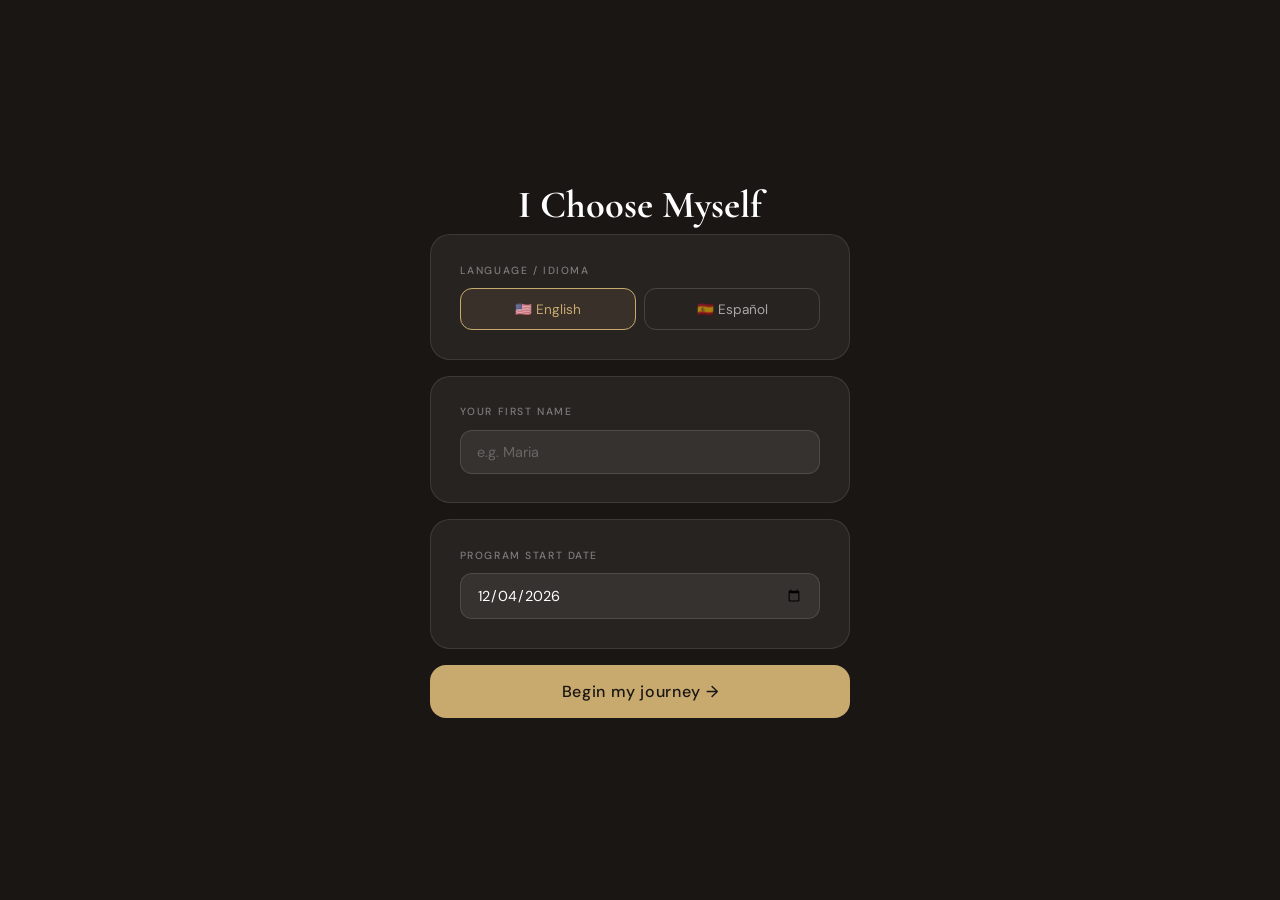
<file: course.html>
<!DOCTYPE html>
<html lang="en">

<head>
  <meta charset="UTF-8">
  <!-- Google Analytics -->
  <script async src="https://www.googletagmanager.com/gtag/js?id=G-PQC226LY14"></script>
  <script>
    window.dataLayer = window.dataLayer || [];
    function gtag() { dataLayer.push(arguments); }
    gtag('js', new Date());
    gtag('config', 'G-PQC226LY14');
  </script>
  <meta name="viewport" content="width=device-width, initial-scale=1.0">
  <title>I Choose Myself · Yo Me Elijo</title>
  <link rel="icon" type="image/svg+xml" href="/favicon.svg">
  <link
    href="https://fonts.googleapis.com/css2?family=Cormorant+Garamond:ital,wght@0,400;0,600;1,400&family=DM+Sans:wght@300;400;500&display=swap"
    rel="stylesheet">
  <link rel="icon" type="image/svg+xml" href="img/favicon.svg">
  <link rel="icon" type="image/png" href="img/favicon.png">
  <style>
    :root {
      --dark: #1a1614;
      --m1: #4a6ec2;
      --m1bg: #e8f0fa;
      --m2: #c2566a;
      --m2bg: #fdf0f0;
      --m3: #a07840;
      --m3bg: #f5f0e8;
      --m4: #4a9e87;
      --m4bg: #e8f4f0;
      --gold: #c8a96e;
    }

    * {
      box-sizing: border-box;
      margin: 0;
      padding: 0;
    }

    body {
      background: #faf8f5;
      font-family: 'Georgia', serif;
      min-height: 100vh;
      overflow-x: hidden;
    }

    /* ── ONBOARDING SCREEN ── */
    #onboarding {
      position: fixed;
      inset: 0;
      background: var(--dark);
      display: flex;
      flex-direction: column;
      align-items: center;
      justify-content: center;
      z-index: 1000;
      padding: 2rem;
    }

    #onboarding h1 {
      font-family: 'Cormorant Garamond', serif;
      font-size: 2.4rem;
      color: white;
      text-align: center;
      line-height: 1.2;
      margin-bottom: 0.4rem;
    }

    #onboarding .sub {
      font-family: 'DM Sans', sans-serif;
      font-weight: 300;
      font-size: 0.8rem;
      color: rgba(255, 255, 255, 0.4);
      letter-spacing: 0.15em;
      text-align: center;
      margin-bottom: 2.5rem;
    }

    .onboard-card {
      background: rgba(255, 255, 255, 0.06);
      border: 1px solid rgba(255, 255, 255, 0.1);
      border-radius: 20px;
      padding: 1.8rem;
      width: 100%;
      max-width: 420px;
      margin-bottom: 1rem;
    }

    .onboard-label {
      font-family: 'DM Sans', sans-serif;
      font-size: 0.65rem;
      font-weight: 500;
      letter-spacing: 0.15em;
      text-transform: uppercase;
      color: rgba(255, 255, 255, 0.4);
      margin-bottom: 0.7rem;
    }

    .lang-btns {
      display: flex;
      gap: 0.5rem;
    }

    .lang-btn {
      flex: 1;
      padding: 0.7rem;
      border-radius: 12px;
      border: 1.5px solid rgba(255, 255, 255, 0.15);
      background: transparent;
      color: rgba(255, 255, 255, 0.6);
      font-family: 'DM Sans', sans-serif;
      font-size: 0.85rem;
      cursor: pointer;
      transition: all 0.2s;
    }

    .lang-btn.sel {
      border-color: var(--gold);
      color: var(--gold);
      background: rgba(200, 169, 110, 0.1);
    }

    .name-input,
    .date-input {
      width: 100%;
      background: rgba(255, 255, 255, 0.07);
      border: 1.5px solid rgba(255, 255, 255, 0.12);
      border-radius: 12px;
      padding: 0.75rem 1rem;
      color: white;
      font-family: 'DM Sans', sans-serif;
      font-size: 0.9rem;
      outline: none;
      transition: border 0.2s;
    }

    .name-input:focus,
    .date-input:focus {
      border-color: rgba(255, 255, 255, 0.35);
    }

    .name-input::placeholder {
      color: rgba(255, 255, 255, 0.25);
    }

    .start-btn {
      width: 100%;
      max-width: 420px;
      padding: 1rem;
      background: var(--gold);
      border: none;
      border-radius: 16px;
      color: var(--dark);
      font-family: 'DM Sans', sans-serif;
      font-size: 1rem;
      font-weight: 500;
      cursor: pointer;
      transition: all 0.2s;
      letter-spacing: 0.04em;
      touch-action: manipulation;
      -webkit-tap-highlight-color: transparent;
      min-height: 52px;
    }

    .start-btn:hover {
      opacity: 0.88;
      transform: translateY(-1px);
    }

    /* ── MAIN APP ── */
    #app {
      display: none;
    }

    /* ── HEADER ── */
    .header {
      background: var(--dark);
      color: white;
      padding: 1.5rem 1.5rem 0;
    }

    .header-top {
      display: flex;
      justify-content: space-between;
      align-items: flex-start;
      margin-bottom: 0.8rem;
    }

    .header-left h1 {
      font-family: 'Cormorant Garamond', serif;
      font-size: 1.7rem;
      font-weight: 600;
      line-height: 1.1;
    }

    .header-left .greeting {
      font-family: 'DM Sans', sans-serif;
      font-weight: 300;
      font-size: 0.78rem;
      color: rgba(255, 255, 255, 0.45);
      letter-spacing: 0.06em;
      margin-bottom: 0.2rem;
    }

    .header-right {
      display: flex;
      flex-direction: column;
      align-items: flex-end;
      gap: 0.4rem;
    }

    /* TODAY BADGE */
    .today-badge {
      background: rgba(200, 169, 110, 0.15);
      border: 1px solid rgba(200, 169, 110, 0.3);
      border-radius: 12px;
      padding: 0.4rem 0.8rem;
      text-align: center;
    }

    .today-badge .day-label {
      font-family: 'DM Sans', sans-serif;
      font-size: 0.6rem;
      font-weight: 500;
      letter-spacing: 0.1em;
      text-transform: uppercase;
      color: var(--gold);
    }

    .today-badge .day-num {
      font-family: 'Cormorant Garamond', serif;
      font-size: 1.6rem;
      font-weight: 600;
      color: var(--gold);
      line-height: 1;
    }

    /* STREAK */
    .streak-badge {
      display: flex;
      align-items: center;
      gap: 0.3rem;
      background: rgba(255, 255, 255, 0.06);
      border-radius: 10px;
      padding: 0.35rem 0.65rem;
    }

    .streak-badge .fire {
      font-size: 0.9rem;
    }

    .streak-badge .streak-num {
      font-family: 'Cormorant Garamond', serif;
      font-size: 1rem;
      font-weight: 600;
      color: #ff9e4a;
      line-height: 1;
    }

    .streak-badge .streak-label {
      font-family: 'DM Sans', sans-serif;
      font-size: 0.6rem;
      color: rgba(255, 255, 255, 0.35);
      letter-spacing: 0.06em;
    }

    /* SOUND CONTROLS */
    .sound-bar {
      display: flex;
      align-items: center;
      gap: 0.5rem;
      padding: 0.6rem 0;
    }

    .sound-btn {
      background: rgba(255, 255, 255, 0.08);
      border: none;
      border-radius: 8px;
      padding: 0.35rem 0.7rem;
      color: rgba(255, 255, 255, 0.6);
      font-family: 'DM Sans', sans-serif;
      font-size: 0.72rem;
      cursor: pointer;
      transition: all 0.2s;
      display: flex;
      align-items: center;
      gap: 0.3rem;
    }

    .sound-btn.active {
      background: rgba(200, 169, 110, 0.2);
      color: var(--gold);
    }

    .vol-slider {
      -webkit-appearance: none;
      width: 80px;
      height: 3px;
      border-radius: 2px;
      background: rgba(255, 255, 255, 0.2);
      outline: none;
      cursor: pointer;
    }

    .vol-slider::-webkit-slider-thumb {
      -webkit-appearance: none;
      width: 12px;
      height: 12px;
      border-radius: 50%;
      background: var(--gold);
      cursor: pointer;
    }

    /* PROGRESS */
    .prog-section {
      padding: 0.8rem 0 0;
    }

    .prog-label {
      font-family: 'DM Sans', sans-serif;
      font-size: 0.68rem;
      color: rgba(255, 255, 255, 0.35);
      display: flex;
      justify-content: space-between;
      margin-bottom: 0.3rem;
    }

    .prog-outer {
      height: 3px;
      background: rgba(255, 255, 255, 0.1);
      border-radius: 10px;
      overflow: hidden;
    }

    .prog-inner {
      height: 100%;
      border-radius: 10px;
      background: linear-gradient(90deg, #c2566a, #4a9e87);
      transition: width 0.7s ease;
    }

    /* ── TABS ── */
    .tabs {
      background: var(--dark);
      display: flex;
      gap: 0.3rem;
      padding: 0.7rem 1.5rem 0.8rem;
      overflow-x: auto;
    }

    .tab {
      padding: 0.38rem 0.9rem;
      border-radius: 20px;
      border: none;
      cursor: pointer;
      font-family: 'DM Sans', sans-serif;
      font-size: 0.73rem;
      white-space: nowrap;
      transition: all 0.2s;
      background: rgba(255, 255, 255, 0.07);
      color: rgba(255, 255, 255, 0.45);
    }

    .tab.active {
      background: white;
      color: var(--dark);
      font-weight: 500;
    }

    /* ── CONTENT ── */
    .content {
      max-width: 560px;
      margin: 0 auto;
      padding: 1.2rem 1.2rem 4rem;
    }

    /* ── FILTER ── */
    .filter-row {
      display: flex;
      gap: 0.35rem;
      flex-wrap: wrap;
      margin-bottom: 1rem;
    }

    .filter-btn {
      padding: 0.32rem 0.8rem;
      border-radius: 20px;
      border: 1px solid rgba(0, 0, 0, 0.11);
      background: white;
      color: #666;
      font-family: 'DM Sans', sans-serif;
      font-size: 0.72rem;
      cursor: pointer;
      transition: all 0.2s;
    }

    .filter-btn.active {
      background: var(--dark);
      color: white;
      border-color: var(--dark);
    }

    /* ── TODAY HIGHLIGHT ── */
    .today-card-wrapper {
      position: relative;
    }

    .today-glow {
      position: absolute;
      inset: -2px;
      border-radius: 18px;
      background: linear-gradient(135deg, var(--gold), transparent 60%);
      opacity: 0.35;
      pointer-events: none;
      z-index: 0;
    }

    /* ── DAY CARD ── */
    .day-card {
      border-radius: 16px;
      border: 1px solid rgba(0, 0, 0, 0.07);
      margin-bottom: 0.65rem;
      overflow: hidden;
      cursor: pointer;
      transition: all 0.25s;
      position: relative;
      z-index: 1;
    }

    .day-card:hover {
      box-shadow: 0 6px 24px rgba(0, 0, 0, 0.1);
      transform: translateY(-1px);
    }

    .day-card.done {
      opacity: 0.45;
    }

    .day-card.locked {
      opacity: 0.4;
      cursor: default;
    }

    .day-head {
      display: flex;
      align-items: center;
      gap: 0.8rem;
      padding: 0.95rem 1.1rem;
    }

    .day-num {
      font-family: 'Cormorant Garamond', serif;
      font-size: 1.5rem;
      font-weight: 600;
      opacity: 0.2;
      min-width: 2rem;
      line-height: 1;
    }

    .day-emoji {
      font-size: 1.35rem;
    }

    .day-info {
      flex: 1;
    }

    .day-title {
      font-family: 'Cormorant Garamond', serif;
      font-size: 1rem;
      font-weight: 600;
      color: #1a1614;
      line-height: 1.2;
    }

    .day-tag {
      font-family: 'DM Sans', sans-serif;
      font-size: 0.62rem;
      font-weight: 400;
      letter-spacing: 0.08em;
      text-transform: uppercase;
      opacity: 0.4;
      margin-top: 0.1rem;
    }

    .day-check {
      width: 22px;
      height: 22px;
      border-radius: 50%;
      border: 2px solid rgba(0, 0, 0, 0.15);
      display: flex;
      align-items: center;
      justify-content: center;
      flex-shrink: 0;
      transition: all 0.2s;
      cursor: pointer;
      font-size: 0.65rem;
      color: white;
    }

    .lock-icon {
      font-size: 0.8rem;
      opacity: 0.3;
      flex-shrink: 0;
    }

    /* ── DAY BODY ── */
    .day-body {
      padding: 0 1.1rem 1.1rem;
      display: none;
    }

    .day-body.open {
      display: block;
      animation: fadeIn 0.25s ease;
    }

    @keyframes fadeIn {
      from {
        opacity: 0;
        transform: translateY(-5px);
      }

      to {
        opacity: 1;
        transform: translateY(0);
      }
    }

    .section-label {
      font-family: 'DM Sans', sans-serif;
      font-size: 0.6rem;
      font-weight: 500;
      letter-spacing: 0.14em;
      text-transform: uppercase;
      opacity: 0.38;
      margin: 0.9rem 0 0.35rem;
    }

    .theory-text {
      font-family: 'Cormorant Garamond', serif;
      font-size: 0.97rem;
      line-height: 1.78;
      color: #2a2520;
      font-style: italic;
    }

    .practice-text {
      font-family: 'DM Sans', sans-serif;
      font-size: 0.85rem;
      line-height: 1.65;
      color: #2a2520;
      font-weight: 300;
    }

    .reflection-q {
      font-family: 'DM Sans', sans-serif;
      font-size: 0.85rem;
      line-height: 1.5;
      color: #2a2520;
      font-weight: 300;
      font-style: italic;
      opacity: 0.65;
      margin-bottom: 0.5rem;
    }

    /* ── TIMER ── */
    .timer-box {
      background: rgba(0, 0, 0, 0.04);
      border-radius: 12px;
      padding: 0.8rem 1rem;
      margin: 0.8rem 0;
      display: flex;
      align-items: center;
      gap: 0.8rem;
    }

    .timer-display {
      font-family: 'Cormorant Garamond', serif;
      font-size: 1.5rem;
      font-weight: 600;
      color: #1a1614;
      min-width: 4rem;
    }

    .timer-ctrl {
      background: var(--dark);
      color: white;
      border: none;
      border-radius: 8px;
      padding: 0.4rem 0.9rem;
      font-family: 'DM Sans', sans-serif;
      font-size: 0.75rem;
      cursor: pointer;
      transition: all 0.2s;
    }

    .timer-ctrl:hover {
      opacity: 0.8;
    }

    .timer-label {
      font-family: 'DM Sans', sans-serif;
      font-size: 0.65rem;
      color: #888;
      letter-spacing: 0.08em;
    }

    textarea {
      width: 100%;
      border: 1px solid rgba(0, 0, 0, 0.1);
      background: rgba(255, 255, 255, 0.7);
      border-radius: 10px;
      padding: 0.65rem 0.85rem;
      font-family: 'DM Sans', sans-serif;
      font-size: 0.84rem;
      font-weight: 300;
      color: #1a1614;
      resize: none;
      outline: none;
      min-height: 80px;
      line-height: 1.5;
    }

    textarea:focus {
      border-color: rgba(0, 0, 0, 0.25);
      background: white;
    }

    .done-btn {
      border: none;
      border-radius: 20px;
      padding: 0.55rem 1.3rem;
      font-family: 'DM Sans', sans-serif;
      font-size: 0.78rem;
      cursor: pointer;
      margin-top: 0.8rem;
      transition: all 0.2s;
      font-weight: 400;
    }

    /* ── OVERVIEW ── */
    .stats-row {
      display: flex;
      gap: 0.7rem;
      margin-bottom: 1.5rem;
    }

    .stat-box {
      flex: 1;
      background: white;
      border-radius: 14px;
      padding: 0.9rem 0.8rem;
      border: 1px solid rgba(0, 0, 0, 0.07);
    }

    .stat-num {
      font-family: 'Cormorant Garamond', serif;
      font-size: 2rem;
      font-weight: 600;
      color: #1a1614;
      line-height: 1;
    }

    .stat-label {
      font-family: 'DM Sans', sans-serif;
      font-size: 0.63rem;
      font-weight: 300;
      color: #888;
      margin-top: 0.15rem;
    }

    .module-sec-label {
      font-family: 'DM Sans', sans-serif;
      font-size: 0.62rem;
      font-weight: 500;
      letter-spacing: 0.15em;
      text-transform: uppercase;
    }

    .module-sec-title {
      font-family: 'Cormorant Garamond', serif;
      font-size: 1.2rem;
      font-weight: 600;
      color: #1a1614;
      margin-bottom: 0.5rem;
    }

    .ov-grid {
      display: grid;
      grid-template-columns: repeat(7, 1fr);
      gap: 0.35rem;
      margin-bottom: 1.2rem;
    }

    .ov-cell {
      aspect-ratio: 1;
      border-radius: 9px;
      display: flex;
      align-items: center;
      justify-content: center;
      font-family: 'DM Sans', sans-serif;
      font-size: 0.7rem;
      font-weight: 500;
      cursor: pointer;
      transition: all 0.2s;
      border: 1px solid rgba(0, 0, 0, 0.06);
    }

    .ov-cell:hover {
      transform: scale(1.08);
    }

    .ov-cell.locked-cell {
      opacity: 0.3;
      cursor: default;
    }

    /* ── CONFETTI OVERLAY ── */
    #confetti-overlay {
      position: fixed;
      inset: 0;
      pointer-events: none;
      z-index: 9999;
      display: none;
    }

    .confetti-piece {
      position: absolute;
      width: 8px;
      height: 8px;
      border-radius: 2px;
      animation: confettiFall 1.2s ease-in forwards;
    }

    @keyframes confettiFall {
      0% {
        transform: translateY(-20px) rotate(0deg);
        opacity: 1;
      }

      100% {
        transform: translateY(100vh) rotate(720deg);
        opacity: 0;
      }
    }

    /* ── COMPLETION BANNER ── */
    .complete-banner {
      background: linear-gradient(135deg, #1a1614, #2a2520);
      border-radius: 18px;
      padding: 1.5rem;
      text-align: center;
      margin-bottom: 1rem;
      border: 1px solid rgba(200, 169, 110, 0.25);
    }

    .complete-banner .crown {
      font-size: 2rem;
      margin-bottom: 0.5rem;
    }

    .complete-banner h3 {
      font-family: 'Cormorant Garamond', serif;
      font-size: 1.3rem;
      font-weight: 600;
      color: var(--gold);
      margin-bottom: 0.3rem;
    }

    .complete-banner p {
      font-family: 'DM Sans', sans-serif;
      font-weight: 300;
      font-size: 0.82rem;
      color: rgba(255, 255, 255, 0.5);
      line-height: 1.6;
    }

    /* ── SETTINGS ── */
    .settings-section {
      background: white;
      border-radius: 16px;
      padding: 1.2rem;
      border: 1px solid rgba(0, 0, 0, 0.07);
      margin-bottom: 1rem;
    }

    .settings-title {
      font-family: 'Cormorant Garamond', serif;
      font-size: 1.1rem;
      font-weight: 600;
      color: #1a1614;
      margin-bottom: 1rem;
    }

    .settings-row {
      display: flex;
      justify-content: space-between;
      align-items: center;
      padding: 0.6rem 0;
      border-bottom: 1px solid rgba(0, 0, 0, 0.05);
    }

    .settings-row:last-child {
      border-bottom: none;
    }

    .settings-key {
      font-family: 'DM Sans', sans-serif;
      font-size: 0.82rem;
      color: #444;
    }

    .settings-val {
      font-family: 'DM Sans', sans-serif;
      font-size: 0.82rem;
      color: #888;
    }

    .reset-btn {
      width: 100%;
      padding: 0.7rem;
      border-radius: 12px;
      border: 1.5px solid rgba(200, 0, 0, 0.2);
      background: transparent;
      color: #c05050;
      font-family: 'DM Sans', sans-serif;
      font-size: 0.82rem;
      cursor: pointer;
      transition: all 0.2s;
      margin-top: 0.5rem;
    }

    .reset-btn:hover {
      background: rgba(200, 0, 0, 0.05);
    }

    .hidden {
      display: none !important;
    }
  </style>
</head>

<body>

  <!-- ══════════════════════════════════════════════
     ONBOARDING
══════════════════════════════════════════════ -->
  <div id="onboarding">
    <h1 id="ob-title">I Choose Myself</h1>
    <p class="sub" id="ob-sub" style="display:none"></p>

    <div class="onboard-card">
      <div class="onboard-label" id="ob-lang-label">Language / Idioma</div>
      <div class="lang-btns">
        <button class="lang-btn sel" id="btn-en" onclick="selectLang('en')">🇺🇸 English</button>
        <button class="lang-btn" id="btn-es" onclick="selectLang('es')">🇪🇸 Español</button>
      </div>
    </div>

    <div class="onboard-card">
      <div class="onboard-label" id="ob-name-label">Your first name</div>
      <input class="name-input" id="ob-name" type="text" placeholder="e.g. Maria" maxlength="30">
    </div>

    <div class="onboard-card">
      <div class="onboard-label" id="ob-date-label">Program start date</div>
      <input class="date-input" id="ob-date" type="date">
    </div>

    <button class="start-btn" id="ob-btn" type="button">Begin my journey →</button>
  </div>

  <!-- ══════════════════════════════════════════════
     MAIN APP
══════════════════════════════════════════════ -->
  <div id="app">

    <!-- HEADER -->
    <div class="header">
      <div class="header-top">
        <div class="header-left">
          <div class="greeting" id="hdr-greeting"></div>
          <h1 id="hdr-title">I Choose Myself</h1>
        </div>
        <div class="header-right">
          <div class="today-badge">
            <div class="day-label" id="hdr-day-label">TODAY</div>
            <div class="day-num" id="hdr-day-num">1</div>
          </div>
          <div class="streak-badge">
            <span class="fire">🔥</span>
            <span class="streak-num" id="streak-num">0</span>
            <span class="streak-label" id="streak-label">days</span>
          </div>
        </div>
      </div>

      <!-- SOUND -->
      <div class="sound-bar">
        <button class="sound-btn" id="sound-toggle-btn" onclick="toggleSound()">
          <span id="sound-icon">♪</span>
          <span id="sound-label-btn">Ambient</span>
        </button>
        <input type="range" class="vol-slider" id="vol-slider" min="0" max="100" value="30"
          oninput="setVolume(this.value)">
        <button class="sound-btn" id="nature-btn" onclick="switchSound('nature')">🌿</button>
        <button class="sound-btn" id="rain-btn" onclick="switchSound('rain')">🌧</button>
        <button class="sound-btn" id="crystal-btn" onclick="switchSound('crystal')">✨</button>
      </div>

      <!-- PROGRESS -->
      <div class="prog-section">
        <div class="prog-label">
          <span id="prog-text-hdr">0 / 30</span>
          <span id="prog-pct-hdr">0%</span>
        </div>
        <div class="prog-outer">
          <div class="prog-inner" id="prog-bar"></div>
        </div>
      </div>
    </div>

    <!-- TABS -->
    <div class="tabs">
      <button class="tab active" onclick="switchView('program')" id="tab-program"></button>
      <button class="tab" onclick="switchView('overview')" id="tab-overview"></button>
      <button class="tab" onclick="switchView('settings')" id="tab-settings"></button>
    </div>

    <!-- PROGRAM VIEW -->
    <div id="view-program" class="content">
      <div class="filter-row" id="filter-row"></div>
      <div id="days-container"></div>
    </div>

    <!-- OVERVIEW VIEW -->
    <div id="view-overview" class="content hidden">
      <div class="stats-row">
        <div class="stat-box">
          <div class="stat-num" id="ov-done">0</div>
          <div class="stat-label" id="ov-done-lbl">completed</div>
        </div>
        <div class="stat-box">
          <div class="stat-num" id="ov-left">30</div>
          <div class="stat-label" id="ov-left-lbl">remaining</div>
        </div>
        <div class="stat-box">
          <div class="stat-num" id="ov-streak">0</div>
          <div class="stat-label" id="ov-streak-lbl">streak</div>
        </div>
      </div>
      <div id="overview-container"></div>
    </div>

    <!-- SETTINGS VIEW -->
    <div id="view-settings" class="content hidden">
      <div class="settings-section">
        <div class="settings-title" id="settings-title">Settings</div>
        <div class="settings-row">
          <span class="settings-key" id="set-name-lbl">Name</span>
          <span class="settings-val" id="set-name-val"></span>
        </div>
        <div class="settings-row">
          <span class="settings-key" id="set-start-lbl">Start date</span>
          <span class="settings-val" id="set-start-val"></span>
        </div>
        <div class="settings-row">
          <span class="settings-key" id="set-lang-lbl">Language</span>
          <span class="settings-val" id="set-lang-val"></span>
        </div>
        <div class="settings-row">
          <span class="settings-key" id="set-streak-lbl">Current streak</span>
          <span class="settings-val" id="set-streak-val"></span>
        </div>
        <button class="reset-btn" id="reset-btn" onclick="resetProgram()">↺ Reset program</button>
      </div>
    </div>
  </div>

  <!-- CONFETTI -->
  <div id="confetti-overlay"></div>

  <script>
    // ════════════════════════════════════════════════════════════
    // TRANSLATIONS
    // ════════════════════════════════════════════════════════════
    const T = {
      en: {
        ob_title: "I Choose Myself", ob_sub: "",
        ob_lang: "Language / Idioma", ob_name: "Your first name", ob_date: "Program start date",
        ob_btn: "Begin my journey →", name_ph: "e.g. Maria",
        greeting: (n) => `Welcome back, ${n}`,
        today_label: "TODAY", days_label: "days",
        prog_view: "📋 Program", ov_view: "🗓️ Overview", set_view: "⚙️ Settings",
        all: "All days", mod_filter: (n, t) => `${n}. ${t}`,
        completed: "completed", remaining: "remaining", streak: "streak 🔥",
        theory: "Theory", practice: "Practice", reflection: "Reflection",
        timer_label: "Practice timer", start_timer: "Start", stop_timer: "Stop", reset_timer: "Reset",
        mark_done: "Day complete ✓", unmark: "Unmark",
        locked: "🔒 Unlocks on day ", settings: "Settings",
        set_name: "Name", set_start: "Start date", set_lang: "Language", set_streak: "Current streak",
        reset_btn: "↺ Reset program",
        done_done: "completed", done_left: "remaining", done_streak: "streak 🔥",
        congrats_h: "You did it! 🌟", congrats_p: "30 days. You showed up every day. That is everything.",
        modules: ["Awareness", "Honesty", "Release", "Choice"],
        module_subs: ["I notice myself", "I look truth in the eye", "I let go of the old", "I build the new"],
      },
      es: {
        ob_title: "Yo Me Elijo", ob_sub: "",
        ob_lang: "Idioma / Language", ob_name: "Tu nombre", ob_date: "Fecha de inicio del programa",
        ob_btn: "Comenzar mi camino →", name_ph: "ej. María",
        greeting: (n) => `Bienvenida de nuevo, ${n}`,
        today_label: "HOY", days_label: "días",
        prog_view: "📋 Programa", ov_view: "🗓️ Resumen", set_view: "⚙️ Ajustes",
        all: "Todos los días", mod_filter: (n, t) => `${n}. ${t}`,
        completed: "completados", remaining: "pendientes", streak: "racha 🔥",
        theory: "Teoría", practice: "Práctica", reflection: "Reflexión",
        timer_label: "Temporizador", start_timer: "Iniciar", stop_timer: "Detener", reset_timer: "Reiniciar",
        mark_done: "Día completado ✓", unmark: "Desmarcar",
        locked: "🔒 Se desbloquea el día ",
        settings: "Ajustes",
        set_name: "Nombre", set_start: "Fecha de inicio", set_lang: "Idioma", set_streak: "Racha actual",
        reset_btn: "↺ Reiniciar programa",
        done_done: "completados", done_left: "pendientes", done_streak: "racha 🔥",
        congrats_h: "¡Lo lograste! 🌟", congrats_p: "30 días. Te presentaste cada día. Eso lo es todo.",
        modules: ["Consciencia", "Honestidad", "Liberación", "Elección"],
        module_subs: ["Me observo", "Miro la verdad a los ojos", "Suelto lo viejo", "Construyo lo nuevo"],
      }
    };

    // ════════════════════════════════════════════════════════════
    // DAYS DATA — bilingual
    // ════════════════════════════════════════════════════════════
    const DAYS_DATA = {
      en: [
        {
          day: 1, mod: 1, emoji: "👁️", title: "Who am I today?", tag: "awareness",
          theory: "Every morning you wake up and automatically step into a familiar role — mother, employee, partner. But before entering the role, there is a moment of pure choice: what kind of person do I want to be today? Energized and open — or closed and reactive? Awareness begins with this question.",
          practice: "Right now, without overthinking, write down how you feel in this moment — physically, emotionally, mentally. Don't evaluate, just describe. This is your starting point.",
          reflection: "What kind of person do you want to be today? Write one word or phrase."
        },
        {
          day: 2, mod: 1, emoji: "🔍", title: "Do my beliefs work for me?", tag: "beliefs",
          theory: "Beliefs are not facts. They are interpretations we accepted as truth at some point and stopped questioning. The important question is not 'is this true?' but 'is it useful for me to believe this?' A belief that limits you is not mandatory.",
          practice: "Write down 5 beliefs about yourself that sound like facts (e.g. 'I'm not good enough', 'money only comes through hard work'). Next to each one, write: does this help me or hold me back?",
          reflection: "Which one belief are you willing to question today?"
        },
        {
          day: 3, mod: 1, emoji: "🪟", title: "The observer's view", tag: "perspective",
          theory: "We rarely see ourselves the way others do — and even more rarely see a situation without emotion. There is a simple skill: mentally stepping out of a situation and looking at it as a neutral observer. No judgment, no sides. Just facts. This is not detachment — it is clarity.",
          practice: "Recall a recent situation that bothered you. Describe it three times: from your own perspective (what I felt), from the other person's perspective (what they might have felt), and from a neutral observer (what was actually happening).",
          reflection: "What changed in your perception after this exercise?"
        },
        {
          day: 4, mod: 1, emoji: "📋", title: "My day in detail", tag: "awareness",
          theory: "We often live on autopilot — doing habitual things without noticing how or why. Awareness isn't a special state. It's simply pausing and asking: 'What am I doing right now and why?' One attentive day can reveal more about yourself than years without reflection.",
          practice: "Note 3 moments today when you acted on autopilot — and 3 moments when you made a conscious choice. No judgment, just observation.",
          reflection: "Where in your life is there the most autopilot — and are you okay with that?"
        },
        {
          day: 5, mod: 1, emoji: "🎭", title: "Fear in disguise", tag: "fears",
          theory: "Many of our reactions — irritation, procrastination, avoidance — are fear in costume. Fear of making mistakes, fear of judgment, fear of not coping. As long as we don't name the fear, it governs us invisibly. Naming it is the first step toward choice.",
          practice: "Write down 3 things you regularly avoid or postpone. Next to each, honestly answer: what fear is behind this? Not 'I'm lazy' — but what specifically are you afraid of?",
          reflection: "Which fear most often prevents you from moving forward?"
        },
        {
          day: 6, mod: 1, emoji: "🤍", title: "The body knows", tag: "body",
          theory: "The body is not just a container. It responds to emotions before the mind can process them. Tension in the shoulders, a tight stomach, lightness in the chest — this is information. When we start listening to the body, we access an honesty the mind often hides.",
          practice: "Sit comfortably. Slowly move your attention through your body from head to toe. Where is there tension? Where is there ease? Say a simple phrase of gratitude to each part — your eyes, hands, legs, heart.",
          reflection: "What is the most noticeable sensation in your body today — and what might it be telling you?"
        },
        {
          day: 7, mod: 1, emoji: "🗺️", title: "Week summary: my map", tag: "summary",
          theory: "The first week was about observation without judgment. You looked at beliefs, fears, reactions, and the body. This is not self-criticism — it is honesty. And honesty is the first act of self-respect.",
          practice: "Write your current position across 5 areas: relationships, health, work/purpose, emotional state, personal growth. For each — one sentence about where you are now. And alongside it — what personal choice brought you here?",
          reflection: "What from this week surprised you most?"
        },
        {
          day: 8, mod: 2, emoji: "✍️", title: "Victim or author?", tag: "responsibility",
          theory: "There are two positions in life. The victim position: things happen to me, circumstances are to blame, I react. The author position: I don't control everything, but I choose my response and my next step. The difference is not in what happens — but in how you relate to it.",
          practice: "Describe two events from the past month — one where you were in victim mode (blamed circumstances), and one where you were the author (took responsibility). What did you feel in each case?",
          reflection: "In which areas of life do you most often slip into victim mode — and what does it give you?"
        },
        {
          day: 9, mod: 2, emoji: "✉️", title: "A letter — honest talk with yourself", tag: "letter",
          theory: "Writing is one of the most powerful tools of self-knowledge. When we write, we're forced to articulate what usually remains vague. A letter to yourself is an honest conversation where you both speak and listen.",
          practice: "Write a letter to your present self from yourself five years from now. What do you want to say? What are you grateful for? What do you warn against? What do you advise not to postpone?",
          reflection: "What in this letter surprised you — what came out on its own, without thinking?"
        },
        {
          day: 10, mod: 2, emoji: "🌟", title: "My roles and my strengths", tag: "strengths",
          theory: "Each person is not one role but an entire universe of roles. Mother, friend, professional, creative person, partner. In each role there are strengths we often don't notice because we take them for granted.",
          practice: "Write down 5 of your social roles. For each role, write 3 things you do well. Don't be modest. This isn't bragging — it's honest observation.",
          reflection: "In which role do you feel most alive and authentic?"
        },
        {
          day: 11, mod: 2, emoji: "🚧", title: "What stops me?", tag: "obstacles",
          theory: "Every unrealized goal has a reason — and that reason almost always lives inside, not outside. Not bad circumstances, but a belief that I'm not worthy, not ready, not the right time. Looking honestly at these reasons is not self-blame — it's navigation.",
          practice: "Choose one goal you've been postponing. Write honestly: what 5 internal reasons stand in the way? (Fears, beliefs, habits.) Then next to each one, write: what if this is not true?",
          reflection: "Which of these reasons is actually the most powerful?"
        },
        {
          day: 12, mod: 2, emoji: "💧", title: "Primary feelings", tag: "emotions",
          theory: "There is a difference between primary feelings — fear, joy, pain — and secondary ones: resentment, guilt, shame. Secondary feelings can't be fully processed because they hide something real underneath. When you're angry — what is beneath that? When you feel hurt — what fear or pain lives there?",
          practice: "Recall a situation where you kept cycling through the same feeling (resentment, guilt, anxiety). Ask yourself: what is under this? What am I actually feeling — and what do I need? Write a stream of thought without censoring yourself.",
          reflection: "Which primary feeling do you most often hide behind others?"
        },
        {
          day: 13, mod: 2, emoji: "🏆", title: "Praise bank", tag: "self-esteem",
          theory: "Most people are good at criticizing themselves — and find it hard to praise themselves. Yet the brain responds identically to praise from others and praise from oneself. Praising yourself is not arrogance. It is a training of confidence.",
          practice: "Write 15 complimentary phrases about yourself. Start with real qualities, then add ones you want to grow into. Read them aloud slowly, pausing after each. Notice your body's response.",
          reflection: "Which phrases created the strongest inner response — positive or resistant?"
        },
        {
          day: 14, mod: 2, emoji: "🪞", title: "Week summary: my honesty", tag: "summary",
          theory: "The second week was about honesty without cruelty. You looked at roles, fears, reasons, and feelings. Honesty is not a list of flaws. It is a complete picture that makes room for both weakness and strength.",
          practice: "Write 10 things you are grateful to yourself for — specific actions from these two weeks. Not character traits, but actions: 'I am grateful to myself for...'",
          reflection: "What has become clearer in these two weeks?"
        },
        {
          day: 15, mod: 3, emoji: "🕊️", title: "Letter for releasing", tag: "letting go",
          theory: "Unspoken words are a burden. When something has stayed inside for a long time — resentment, disappointment, pain — it doesn't disappear on its own. A releasing letter doesn't need to be sent. What matters is writing it honestly, completely, and finishing it. Completion is a choice.",
          practice: "Write a letter to a person (or your past self) toward whom you have unresolved feelings. Structure: what hurt me → what I felt → what I needed → I understand that... → I choose to release this because...",
          reflection: "What did you feel after you finished writing?"
        },
        {
          day: 16, mod: 3, emoji: "📜", title: "Old rules", tag: "beliefs",
          theory: "Each of us has unspoken rules we live by — about how we should be, what is allowed, what isn't. Many came from childhood and were never reviewed. The question isn't whether they are right or wrong — but whether they are truly yours.",
          practice: "Write 10 rules you live by (e.g. 'you can't ask for help', 'you must always be strong'). Next to each — where did it come from? And do you want to keep living by it?",
          reflection: "Which rule are you ready to rewrite right now?"
        },
        {
          day: 17, mod: 3, emoji: "🌊", title: "Processing an emotion", tag: "emotions",
          theory: "Emotions don't disappear when we suppress them. They wait. Processing an emotion means giving it space: naming it, feeling it in the body, allowing it to pass. This takes minutes, not hours. Stuck emotions are the ones that were never allowed to move through.",
          practice: "Close your eyes. Recall a situation that brings up an unpleasant feeling. Don't analyze — just feel where in the body it lives. Imagine this sensation has a shape and a color. Allow it to exist — and observe how it changes without fighting it.",
          reflection: "What happened to the sensation when you stopped resisting it?"
        },
        {
          day: 18, mod: 3, emoji: "🌱", title: "Gratitude to those who shaped us", tag: "relationships",
          theory: "Relationships with those who raised us are one of the most influential layers of our inner life. Whatever they were like, the people close to us did what they believed was right, based on their own experience and limitations. Gratitude doesn't mean agreement with everything. It means acceptance.",
          practice: "Write 10 specific gratitudes to your mother and 10 to your father (or another significant person). Not general ones — specific acts, qualities, moments. If it's difficult — start with the smallest thing.",
          reflection: "What changed inside when you were searching for things to be grateful for?"
        },
        {
          day: 19, mod: 3, emoji: "🔭", title: "Reducing significance", tag: "perspective",
          theory: "Sometimes a problem feels enormous simply because we're looking at it from up close. If you step back and see it in the scale of an entire life — it doesn't disappear, but it stops taking up all the space. This isn't minimizing the problem — it's restoring proportion.",
          practice: "Write down a problem that is currently taking up a lot of your attention. Then answer: how will this look in a month? In a year? In 10 years? What in your life will remain important in 10 years regardless of this situation?",
          reflection: "Did the weight of this problem shift after the exercise?"
        },
        {
          day: 20, mod: 3, emoji: "✨", title: "New life rules", tag: "choice",
          theory: "Letting go of the old is only half the work. It's important to fill the freed space with something new immediately. New rules are not empty slogans. They are concrete decisions about how you want to live, based on your true values.",
          practice: "Write 10 new rules for your life — in first person, in the present tense. For example: 'I ask for help when I need support.' Write what you want to believe — even if it doesn't always happen yet.",
          reflection: "Which of the new rules feels most important right now?"
        },
        {
          day: 21, mod: 3, emoji: "🦋", title: "Week summary: what I released", tag: "summary",
          theory: "The third week was about courage — the courage to look at pain, write about it, and choose not to carry it forward. This is not weakness. It is one of the most mature actions a person can take.",
          practice: "Write a list of 7 things you are ready to leave behind: beliefs, habits, expectations, resentments. For each one write: 'I choose to leave this behind because...'",
          reflection: "How do you feel after three weeks of this work?"
        },
        {
          day: 22, mod: 4, emoji: "👑", title: "I am who I am", tag: "identity",
          theory: "There is a practice psychologists call an identity declaration — a conscious affirmation of your worth not for achievements, but simply for the fact of existing. This is the opposite of conditional self-esteem, which depends on others' opinions or results.",
          practice: "Write your own declaration — at least 10 sentences beginning with 'I belong to myself...' or 'I choose...' or 'I am worthy...' These should be your own words, your own values. Read it aloud.",
          reflection: "Which sentence was hardest to write — and why?"
        },
        {
          day: 23, mod: 4, emoji: "🎯", title: "My goals in detail", tag: "goals",
          theory: "When we describe the life we want in detail — what we see, hear, feel — the brain begins processing this as real information. Not magic, but neuroscience: detailed images of the future influence which opportunities we notice in the present.",
          practice: "Choose one important goal. Describe it in three dimensions: how you look when you've achieved it; what you feel inside; what has changed in your life. Write in the present tense. At least half a page.",
          reflection: "What fear or doubt appeared as you were writing?"
        },
        {
          day: 24, mod: 4, emoji: "💭", title: "What scares me about my goal", tag: "fears",
          theory: "A paradox: the more we want something, the stronger the inner resistance can be. Because reaching a goal means change. And change means the unknown. Naming the fear about a goal is not a reason to abandon it. It is the next step toward it.",
          practice: "Take the same goal as yesterday. Write: what am I afraid of if this comes true? What will change? What will I lose? Who will I have to become? Write honestly — there are no right answers here.",
          reflection: "Which of these fears is most real — and what can be done about it?"
        },
        {
          day: 25, mod: 4, emoji: "🌸", title: "Self-care: my list", tag: "self-care",
          theory: "Self-care is not a luxury and not selfishness. It is a basic responsibility to yourself. When we don't take care of ourselves, we have no resources — for goals, relationships, or work. A concrete list of caring actions is worth more than any intention.",
          practice: "Make a list of 20 specific things you can do to care for yourself — from simple (a quiet cup of tea, a walk) to significant (setting a boundary, making a doctor's appointment). Then choose 3 to include in your next week.",
          reflection: "What has prevented you from doing these things before?"
        },
        {
          day: 26, mod: 4, emoji: "🙏", title: "Gratitude — training attention", tag: "gratitude",
          theory: "Gratitude is not about positive thinking or ignoring difficulties. It is attention training: the brain notices what we direct our focus toward. When we regularly look for things to be grateful for, we literally reshape what we notice in life.",
          practice: "Write 10 reasons for gratitude, 10 reasons for joy, 10 reasons to admire yourself — right now. Don't wait for the 'right moment'.",
          reflection: "Which section was hardest — and what does that tell you?"
        },
        {
          day: 27, mod: 4, emoji: "🧩", title: "Who I am in different eyes", tag: "identity",
          theory: "Our identity is partly shaped by the gaze of significant people. Parents, partners, friends — they all see us differently, and we've accepted parts of their view as our own. It's useful to separate: what in my self-image is truly mine — and what belongs to others?",
          practice: "Divide a page into 4 columns: how I see myself, how my mother sees me, how my father sees me (or another significant person), my true self. Write 7 characteristics in each. Compare — where do they overlap, where do they conflict?",
          reflection: "Which quality do you definitely want to keep in your identity — and which are you ready to release?"
        },
        {
          day: 28, mod: 4, emoji: "🧠", title: "New neural connections", tag: "growth",
          theory: "The brain develops through novelty. When we do something unfamiliar — solve a problem in a new way, seek out new images — we create new neural pathways. This is the physiology of growth, not a metaphor.",
          practice: "Draw 50 circles on a piece of paper. Turn each into a unique image — an object, creature, or symbol. Don't repeat. Don't overthink. This exercise isn't about drawing — it's about mental flexibility.",
          reflection: "At which circle did it become difficult — and what helped you continue?"
        },
        {
          day: 29, mod: 4, emoji: "💬", title: "Affirmations: my words", tag: "affirmations",
          theory: "Affirmations work not when we repeat others' phrases mechanically, but when we formulate what we want to believe — in our own words, at our own pace. This is not self-hypnosis for illusion. It is the formulation of intention.",
          practice: "Write 5 affirmations — only yours, only about what matters to you right now. Format: present tense, first person, positive phrasing. Repeat them every morning for the next 7 days.",
          reflection: "Which affirmation creates the most resistance — and why is that one important?"
        },
        {
          day: 30, mod: 4, emoji: "🌟", title: "I choose myself", tag: "completion",
          theory: "Thirty days. You worked with beliefs, fears, emotions, the body, identity, and goals. You did not become a different person — you became more yourself. That is the essence of this program: not transformation into someone else, but a return to your true self.",
          practice: "Write a letter to yourself: who you were 30 days ago, what has changed, what you now know about yourself — and what choice you are making today. Not promises, but a choice right now.",
          reflection: "What one word describes you today — and how is it different from the word you would have chosen 30 days ago?"
        },
      ],
      es: [
        {
          day: 1, mod: 1, emoji: "👁️", title: "¿Quién soy hoy?", tag: "consciencia",
          theory: "Cada mañana te despiertas y entras automáticamente en un rol conocido — mamá, empleada, pareja. Pero antes de entrar en ese rol, hay un momento de elección pura: ¿qué tipo de persona quiero ser hoy? ¿Enérgica y abierta — o cerrada y reactiva? La consciencia comienza con esta pregunta.",
          practice: "Ahora mismo, sin pensar demasiado, escribe cómo te sientes en este momento — física, emocional y mentalmente. No evalúes, solo describe. Este es tu punto de partida.",
          reflection: "¿Qué tipo de persona quieres ser hoy? Escribe una palabra o una frase."
        },
        {
          day: 2, mod: 1, emoji: "🔍", title: "¿Mis creencias trabajan para mí?", tag: "creencias",
          theory: "Las creencias no son hechos. Son interpretaciones que aceptamos como verdad en algún momento y dejamos de cuestionar. La pregunta importante no es '¿es esto verdad?' sino '¿me es útil creerlo?' Una creencia que te limita no es obligatoria.",
          practice: "Escribe 5 creencias sobre ti misma que suenan como hechos (p. ej. 'no soy suficientemente buena', 'el dinero solo llega con mucho esfuerzo'). Junto a cada una escribe: ¿esto me ayuda o me frena?",
          reflection: "¿Qué creencia estás dispuesta a cuestionar hoy?"
        },
        {
          day: 3, mod: 1, emoji: "🪟", title: "La perspectiva del observador", tag: "perspectiva",
          theory: "Rara vez nos vemos como nos ven los demás — y menos aún vemos una situación sin emoción. Existe una habilidad simple: salir mentalmente de la situación y observarla como un testigo neutral. Sin juicios, sin tomar partido. Solo hechos. Esto no es distancia — es claridad.",
          practice: "Recuerda una situación reciente que te afectó. Descríbela tres veces: desde tu perspectiva (lo que sentí), desde la perspectiva de la otra persona (lo que pudo sentir ella) y desde la de un observador neutral (lo que realmente ocurrió).",
          reflection: "¿Qué cambió en tu percepción tras este ejercicio?"
        },
        {
          day: 4, mod: 1, emoji: "📋", title: "Mi día en detalle", tag: "consciencia",
          theory: "A menudo vivimos en piloto automático — hacemos cosas habituales sin notar cómo ni por qué. La consciencia no es un estado especial. Es simplemente una pausa y la pregunta: '¿Qué estoy haciendo ahora y por qué?' Un día atento puede revelar más sobre ti misma que años sin reflexión.",
          practice: "Anota 3 momentos del día de hoy en que actuaste en piloto automático — y 3 momentos en que tomaste una elección consciente. Sin juicio, solo observación.",
          reflection: "¿Dónde hay más piloto automático en tu vida — y te parece bien así?"
        },
        {
          day: 5, mod: 1, emoji: "🎭", title: "El miedo disfrazado", tag: "miedos",
          theory: "Muchas de nuestras reacciones — irritación, procrastinación, evitación — son miedo disfrazado. Miedo a equivocarse, miedo al juicio ajeno, miedo a no poder. Mientras no nombramos el miedo, nos gobierna de forma invisible. Nombrarlo es el primer paso hacia la elección.",
          practice: "Escribe 3 cosas que evitas o pospones con regularidad. Junto a cada una responde honestamente: ¿qué miedo hay detrás? No 'me da pereza' — sino ¿a qué le tienes miedo exactamente?",
          reflection: "¿Qué miedo es el que más frecuentemente te impide avanzar?"
        },
        {
          day: 6, mod: 1, emoji: "🤍", title: "El cuerpo sabe", tag: "cuerpo",
          theory: "El cuerpo no es solo un contenedor. Responde a las emociones antes de que la mente pueda procesarlas. Tensión en los hombros, el estómago apretado, ligereza en el pecho — esto es información. Cuando empezamos a escuchar al cuerpo, accedemos a una honestidad que la mente a menudo esconde.",
          practice: "Siéntate cómodamente. Mueve lentamente tu atención por el cuerpo de la cabeza a los pies. ¿Dónde hay tensión? ¿Dónde hay facilidad? Di en voz alta una frase simple de gratitud a cada parte — tus ojos, manos, piernas, corazón.",
          reflection: "¿Cuál es la sensación más notable en tu cuerpo hoy — y qué podría estar diciéndote?"
        },
        {
          day: 7, mod: 1, emoji: "🗺️", title: "Resumen de la semana: mi mapa", tag: "resumen",
          theory: "La primera semana fue de observación sin juicio. Miraste creencias, miedos, reacciones y el cuerpo. Esto no es autocrítica — es honestidad. Y la honestidad es el primer acto de respeto hacia una misma.",
          practice: "Escribe tu situación actual en 5 áreas: relaciones, salud, trabajo/propósito, estado emocional, desarrollo personal. Para cada una — una oración sobre dónde estás ahora. Y junto a ella — ¿qué elección personal te trajo aquí?",
          reflection: "¿Qué de esta semana te sorprendió más?"
        },
        {
          day: 8, mod: 2, emoji: "✍️", title: "¿Víctima o autora?", tag: "responsabilidad",
          theory: "Hay dos posiciones en la vida. La posición de víctima: las cosas me pasan, las circunstancias tienen la culpa, yo reacciono. La posición de autora: no controlo todo, pero elijo mi respuesta y mi siguiente paso. La diferencia no está en lo que ocurre — sino en cómo te relacionas con ello.",
          practice: "Describe dos eventos del último mes — uno en que estabas en posición de víctima (culpabas a las circunstancias) y uno en que eras la autora (tomaste responsabilidad). ¿Qué sentiste en cada caso?",
          reflection: "¿En qué áreas de la vida entras más frecuentemente en posición de víctima — y qué te da eso?"
        },
        {
          day: 9, mod: 2, emoji: "✉️", title: "Una carta — conversación honesta contigo misma", tag: "carta",
          theory: "La escritura es una de las herramientas más poderosas de autoconocimiento. Cuando escribimos, nos vemos obligadas a articular lo que normalmente queda difuso. Una carta a ti misma es una conversación honesta en la que hablas y escuchas al mismo tiempo.",
          practice: "Escribe una carta a tu yo de hoy desde tu yo de dentro de cinco años. ¿Qué quieres decir? ¿Por qué das gracias? ¿De qué adviertes? ¿Qué aconsejas no posponer?",
          reflection: "¿Qué te sorprendió de la carta — qué salió solo, sin pensarlo?"
        },
        {
          day: 10, mod: 2, emoji: "🌟", title: "Mis roles y mis fortalezas", tag: "fortalezas",
          theory: "Cada persona no es un solo rol sino todo un universo de roles. Mamá, amiga, profesional, persona creativa, pareja. En cada rol hay fortalezas que a menudo no notamos porque las damos por sentadas.",
          practice: "Escribe 5 de tus roles sociales. Para cada uno escribe 3 cosas que haces bien. No seas modesta. No es presumir — es una observación honesta.",
          reflection: "¿En qué rol te sientes más viva y auténtica?"
        },
        {
          day: 11, mod: 2, emoji: "🚧", title: "¿Qué me detiene?", tag: "obstáculos",
          theory: "Toda meta no realizada tiene una razón — y esa razón casi siempre vive dentro, no fuera. No son las malas circunstancias, sino la creencia de que no soy digna, no estoy lista, no es el momento. Ver esas razones con honestidad no es autocastigo — es navegación.",
          practice: "Elige una meta que llevas tiempo posponiendo. Escribe honestamente: ¿cuáles son las 5 razones internas que obstaculizan? (Miedos, creencias, hábitos.) Luego junto a cada una escribe: ¿y si esto no es verdad?",
          reflection: "¿Cuál de esas razones es en realidad la más poderosa?"
        },
        {
          day: 12, mod: 2, emoji: "💧", title: "Sentimientos primarios", tag: "emociones",
          theory: "Hay una diferencia entre los sentimientos primarios — miedo, alegría, dolor — y los secundarios: resentimiento, culpa, vergüenza. Los secundarios no se pueden procesar del todo porque esconden algo real debajo. Cuando estás enojada — ¿qué hay bajo eso? Cuando te sientes herida — ¿qué miedo o dolor vive ahí?",
          practice: "Recuerda una situación en que diste vueltas al mismo sentimiento (resentimiento, culpa, ansiedad). Pregúntate: ¿qué hay debajo? ¿Qué estoy sintiendo realmente — y qué necesito? Escribe un flujo de pensamientos sin censurarte.",
          reflection: "¿Qué sentimiento primario escondes más frecuentemente detrás de otros?"
        },
        {
          day: 13, mod: 2, emoji: "🏆", title: "Banco de elogios", tag: "autoestima",
          theory: "La mayoría de las personas sabe criticarse — y le cuesta elogiarse. Sin embargo, el cerebro responde de forma idéntica al elogio externo y al elogio propio. Elogiarse no es arrogancia. Es un entrenamiento de la confianza.",
          practice: "Escribe 15 frases elogiosas sobre ti misma. Empieza por cualidades reales y añade las que quieres desarrollar. Léelas en voz alta despacio, haciendo una pausa después de cada una. Observa la respuesta de tu cuerpo.",
          reflection: "¿Qué frases generaron la respuesta interior más fuerte — positiva o de resistencia?"
        },
        {
          day: 14, mod: 2, emoji: "🪞", title: "Resumen de la semana: mi honestidad", tag: "resumen",
          theory: "La segunda semana fue sobre honestidad sin crueldad. Miraste roles, miedos, razones y sentimientos. La honestidad no es una lista de defectos. Es un cuadro completo que tiene espacio tanto para la debilidad como para la fortaleza.",
          practice: "Escribe 10 cosas por las que le agradeces a ti misma — acciones concretas de estas dos semanas. No rasgos de carácter, sino acciones: 'Me agradezco por...'",
          reflection: "¿Qué se ha vuelto más claro en estas dos semanas?"
        },
        {
          day: 15, mod: 3, emoji: "🕊️", title: "Carta para soltar", tag: "soltar",
          theory: "Las palabras no dichas son una carga. Cuando algo lleva mucho tiempo dentro — resentimiento, decepción, dolor — no desaparece solo. Una carta para soltar no necesita enviarse. Lo que importa es escribirla honestamente, completamente, y terminarla. Terminar es una elección.",
          practice: "Escribe una carta a una persona (o a tu yo del pasado) hacia quien tienes sentimientos sin resolver. Estructura: qué me hirió → qué sentí → qué necesitaba → entiendo que... → elijo soltar esto porque...",
          reflection: "¿Qué sentiste cuando terminaste de escribir?"
        },
        {
          day: 16, mod: 3, emoji: "📜", title: "Viejas reglas", tag: "creencias",
          theory: "Cada una de nosotras tiene reglas tácitas por las que vivimos — sobre cómo debemos ser, qué se puede, qué no. Muchas vienen de la infancia y nunca se han revisado. La pregunta no es si son correctas o no — sino si de verdad son tuyas.",
          practice: "Escribe 10 reglas por las que vives (p. ej. 'no puedes pedir ayuda', 'siempre debes ser fuerte'). Junto a cada una — ¿de dónde viene? ¿Y quieres seguir viviéndola?",
          reflection: "¿Qué regla estás lista para reescribir ahora mismo?"
        },
        {
          day: 17, mod: 3, emoji: "🌊", title: "Procesar una emoción", tag: "emociones",
          theory: "Las emociones no desaparecen cuando las suprimimos. Esperan. Procesar una emoción significa darle espacio: nombrarla, sentirla en el cuerpo, permitir que pase. Esto lleva minutos, no horas. Las emociones atascadas son las que nunca se les permitió fluir.",
          practice: "Cierra los ojos. Recuerda una situación que te genera un sentimiento desagradable. No analices — solo siente dónde vive ese sentimiento en el cuerpo. Imagina que esa sensación tiene una forma y un color. Permítele existir — y observa cómo cambia sin luchar con ella.",
          reflection: "¿Qué le pasó a la sensación cuando dejaste de resistirla?"
        },
        {
          day: 18, mod: 3, emoji: "🌱", title: "Gratitud hacia quienes nos formaron", tag: "relaciones",
          theory: "Las relaciones con quienes nos criaron son una de las capas más influyentes de nuestra vida interior. Hayan sido como hayan sido, las personas cercanas a nosotras hicieron lo que creyeron correcto, basándose en su propia experiencia y limitaciones. La gratitud no significa estar de acuerdo con todo. Significa aceptación.",
          practice: "Escribe 10 gratitudes concretas hacia tu madre y 10 hacia tu padre (u otra persona significativa). No generales — actos específicos, cualidades, momentos. Si es difícil — empieza por lo más pequeño.",
          reflection: "¿Qué cambió en tu interior cuando buscabas cosas por las que agradecer?"
        },
        {
          day: 19, mod: 3, emoji: "🔭", title: "Reducir la importancia", tag: "perspectiva",
          theory: "A veces un problema parece enorme simplemente porque lo miramos de muy cerca. Si das un paso atrás y lo ves en la escala de toda una vida — no desaparece, pero deja de ocupar todo el espacio. Esto no es minimizar el problema — es restaurar la proporción.",
          practice: "Escribe un problema que actualmente ocupa mucha de tu atención. Luego responde: ¿cómo se verá esto en un mes? ¿En un año? ¿En 10 años? ¿Qué en tu vida seguirá siendo importante en 10 años independientemente de esta situación?",
          reflection: "¿Cambió el peso de este problema después del ejercicio?"
        },
        {
          day: 20, mod: 3, emoji: "✨", title: "Nuevas reglas de vida", tag: "elección",
          theory: "Soltar lo viejo es solo la mitad del trabajo. Es importante llenar el espacio liberado con algo nuevo de inmediato. Las nuevas reglas no son eslóganes vacíos. Son decisiones concretas sobre cómo quieres vivir, basadas en tus verdaderos valores.",
          practice: "Escribe 10 nuevas reglas para tu vida — en primera persona, en tiempo presente. Por ejemplo: 'Pido ayuda cuando necesito apoyo.' Escribe lo que quieres creer — aunque por ahora no siempre lo consigas.",
          reflection: "¿Cuál de las nuevas reglas te parece más importante ahora mismo?"
        },
        {
          day: 21, mod: 3, emoji: "🦋", title: "Resumen de la semana: lo que solté", tag: "resumen",
          theory: "La tercera semana fue sobre valentía — la valentía de mirar el dolor, escribir sobre él y elegir no cargarlo más. Esto no es debilidad. Es una de las acciones más maduras que una persona puede tomar.",
          practice: "Escribe una lista de 7 cosas que estás lista para dejar atrás: creencias, hábitos, expectativas, resentimientos. Para cada una escribe: 'Elijo dejar esto atrás porque...'",
          reflection: "¿Cómo te sientes después de tres semanas de este trabajo?"
        },
        {
          day: 22, mod: 4, emoji: "👑", title: "Yo soy quien soy", tag: "identidad",
          theory: "Existe una práctica que los psicólogos llaman declaración de identidad — una afirmación consciente del propio valor no por los logros, sino simplemente por el hecho de existir. Esto es lo opuesto a la autoestima condicional, que depende de la opinión ajena o de los resultados.",
          practice: "Escribe tu propia declaración — al menos 10 oraciones que comiencen con 'Me pertenezco...' o 'Elijo...' o 'Soy digna de...'. Deben ser tus palabras, tus valores. Léela en voz alta.",
          reflection: "¿Qué oración te resultó más difícil de escribir — y por qué?"
        },
        {
          day: 23, mod: 4, emoji: "🎯", title: "Mis metas en detalle", tag: "metas",
          theory: "Cuando describimos la vida que queremos con detalle — lo que vemos, escuchamos, sentimos — el cerebro empieza a procesarlo como información real. No es magia, es neurociencia: las imágenes detalladas del futuro influyen en qué oportunidades notamos en el presente.",
          practice: "Elige una meta importante. Descríbela en tres dimensiones: cómo te ves cuando la has alcanzado; qué sientes por dentro; qué ha cambiado en tu vida. Escribe en tiempo presente. Al menos media página.",
          reflection: "¿Qué miedo o duda apareció mientras escribías?"
        },
        {
          day: 24, mod: 4, emoji: "💭", title: "Qué me asusta de mi meta", tag: "miedos",
          theory: "Una paradoja: cuanto más queremos algo, más fuerte puede ser la resistencia interior. Porque alcanzar una meta significa cambio. Y el cambio significa lo desconocido. Nombrar el miedo ante la meta no es razón para abandonarla. Es el siguiente paso hacia ella.",
          practice: "Toma la misma meta de ayer. Escribe: ¿a qué le tengo miedo si esto se hace realidad? ¿Qué cambiará? ¿Qué perderé? ¿Quién tendré que llegar a ser? Escribe con honestidad — aquí no hay respuestas correctas.",
          reflection: "¿Cuál de esos miedos es el más real — y qué se puede hacer con él?"
        },
        {
          day: 25, mod: 4, emoji: "🌸", title: "Cuidado propio: mi lista", tag: "autocuidado",
          theory: "El autocuidado no es un lujo ni egoísmo. Es una responsabilidad básica hacia una misma. Cuando no nos cuidamos, no tenemos recursos — para las metas, las relaciones ni el trabajo. Una lista concreta de acciones de cuidado vale más que cualquier intención.",
          practice: "Haz una lista de 20 cosas concretas que puedes hacer para cuidarte — desde simples (una taza de té en silencio, un paseo) hasta significativas (poner un límite, hacer una cita médica). Luego elige 3 para incluir en tu próxima semana.",
          reflection: "¿Qué te ha impedido hacer estas cosas antes?"
        },
        {
          day: 26, mod: 4, emoji: "🙏", title: "Gratitud — entrenando la atención", tag: "gratitud",
          theory: "La gratitud no es pensamiento positivo ni ignorar las dificultades. Es entrenamiento de la atención: el cerebro nota lo que dirigimos nuestra atención. Cuando buscamos regularmente cosas por las que estar agradecidas, reorganizamos literalmente lo que notamos en la vida.",
          practice: "Escribe 10 razones para la gratitud, 10 razones para la alegría, 10 razones para admirarte a ti misma — ahora mismo. No esperes el 'momento adecuado'.",
          reflection: "¿Qué sección fue más difícil — y qué te dice eso?"
        },
        {
          day: 27, mod: 4, emoji: "🧩", title: "Quién soy ante diferentes miradas", tag: "identidad",
          theory: "Nuestra identidad se forma en parte a través de la mirada de personas significativas. Padres, parejas, amigos — todos nos ven de forma diferente, y hemos aceptado partes de su mirada como propias. Es útil separar: ¿qué de mi imagen de mí misma es realmente mío — y qué pertenece a otros?",
          practice: "Divide una página en 4 columnas: cómo me veo yo misma, cómo me ve mi madre, cómo me ve mi padre (u otra persona significativa), mi yo real. Escribe 7 características en cada columna. Compara — ¿dónde coinciden, dónde se contradicen?",
          reflection: "¿Qué cualidad definitivamente quieres conservar en tu identidad — y cuál estás lista para soltar?"
        },
        {
          day: 28, mod: 4, emoji: "🧠", title: "Nuevas conexiones neuronales", tag: "crecimiento",
          theory: "El cerebro se desarrolla a través de la novedad. Cuando hacemos algo poco familiar — resolvemos un problema de forma nueva, buscamos nuevas imágenes — creamos nuevas vías neuronales. Esto es la fisiología del crecimiento, no una metáfora.",
          practice: "Dibuja 50 círculos en una hoja de papel. Convierte cada uno en una imagen única — un objeto, criatura o símbolo. No repitas. No lo pienses demasiado. Este ejercicio no trata de dibujar — trata de la flexibilidad mental.",
          reflection: "¿En qué círculo se volvió difícil — y qué te ayudó a continuar?"
        },
        {
          day: 29, mod: 4, emoji: "💬", title: "Afirmaciones: mis palabras", tag: "afirmaciones",
          theory: "Las afirmaciones funcionan no cuando repetimos frases ajenas mecánicamente, sino cuando formulamos lo que queremos creer — con nuestras propias palabras, a nuestro propio ritmo. No es autosugestión para crear ilusiones. Es la formulación de una intención.",
          practice: "Escribe 5 afirmaciones — solo tuyas, solo sobre lo que te importa ahora mismo. Formato: tiempo presente, primera persona, formulación positiva. Repítelas cada mañana durante los próximos 7 días.",
          reflection: "¿Qué afirmación genera más resistencia — y por qué precisamente esa es importante?"
        },
        {
          day: 30, mod: 4, emoji: "🌟", title: "Yo me elijo", tag: "cierre",
          theory: "Treinta días. Trabajaste con creencias, miedos, emociones, el cuerpo, la identidad y las metas. No te convertiste en otra persona — te volviste más tú misma. Esa es la esencia de este programa: no transformarse en alguien diferente, sino regresar a tu yo verdadero.",
          practice: "Escribe una carta para ti misma: quién eras hace 30 días, qué ha cambiado, qué sabes ahora sobre ti misma — y qué elección tomas hoy. No promesas, sino una elección ahora mismo.",
          reflection: "¿Qué palabra te describe hoy — y en qué se diferencia de la palabra que habrías elegido hace 30 días?"
        },
      ]
    };

    // ════════════════════════════════════════════════════════════
    // MODULE COLORS
    // ════════════════════════════════════════════════════════════
    const M_COLOR = { 1: "#4a6ec2", 2: "#c2566a", 3: "#a07840", 4: "#4a9e87" };
    const M_BG = { 1: "#e8f0fa", 2: "#fdf0f0", 3: "#f5f0e8", 4: "#e8f4f0" };

    // ════════════════════════════════════════════════════════════
    // STATE
    // ════════════════════════════════════════════════════════════
    let state = {
      lang: 'en',
      name: '',
      startDate: null,  // ISO string YYYY-MM-DD
      completed: {},    // { dayNum: 'YYYY-MM-DD' }
      notes: {},        // { dayNum: string }
      streak: 0,
      lastCompleted: null,
    };

    let expanded = null;
    let activeModule = 0;
    let currentView = 'program';

    // Timer state — per-day
    let timerInterval = null;
    let timerSeconds = {}; // { dayNum: seconds }
    let timerRunning = false;
    let timerCurrentDay = null;

    function getTimerSeconds(dayNum) {
      return timerSeconds[dayNum] !== undefined ? timerSeconds[dayNum] : 600;
    }

    // Audio state
    let audioCtx = null;
    let gainNode = null;
    let currentSoundType = 'nature';
    let soundPlaying = false;
    let soundNodes = [];

    // ════════════════════════════════════════════════════════════
    // PERSISTENCE — token-based синхронизация
    // ?token=XXX  — прямая ссылка с токеном
    // ?e=email    — ссылка с email, токен создаётся автоматически
    // ════════════════════════════════════════════════════════════
    const CLOUD_URL = "https://yourbloom.site/api/progress";
    const API_BASE = "https://yourbloom.site/api";

    function getToken() {
      const p = new URLSearchParams(window.location.search);
      const t = p.get('token');
      if (t) { localStorage.setItem('bloom_token', t); return t; }
      return localStorage.getItem('bloom_token');
    }

    // Получить/создать токен по email (для ссылок ?e=email)
    async function resolveTokenByEmail(email) {
      try {
        const res = await fetch(API_BASE + '/token-by-email?email=' + encodeURIComponent(email), { cache: 'no-store' });
        if (!res.ok) throw new Error('HTTP ' + res.status);
        const data = await res.json();
        if (data.token) {
          localStorage.setItem('bloom_token', data.token);
          localStorage.setItem('user_email', email);
          return data.token;
        }
      } catch (e) { console.error('resolveToken error:', e); }
      return null;
    }

    function saveState() {
      state.lastSaved = Date.now();
      localStorage.setItem('icm2_state', JSON.stringify(state));
      const token = getToken();
      if (token) {
        pushToCloud(token);
      } else {
        // Токен ещё не разрезолвился — пробуем через email
        const email = localStorage.getItem('user_email');
        if (email) {
          resolveTokenByEmail(email).then(function (t) {
            if (t) pushToCloud(t);
          });
        }
      }
    }

    function pushToCloud(token) {
      fetch(CLOUD_URL, {
        method: "POST",
        headers: { "Content-Type": "application/json" },
        body: JSON.stringify({ token, progress: state })
      }).then(function (res) {
        if (!res.ok) res.text().then(t => console.error("Sync error:", res.status, t));
      }).catch(function (e) { console.error("Sync error:", e); });
    }

    function loadState() {
      const saved = localStorage.getItem('icm2_state');
      if (saved) { state = { ...state, ...JSON.parse(saved) }; return true; }
      return false;
    }

    async function loadFromCloud(token) {
      try {
        const res = await fetch(CLOUD_URL + "?token=" + encodeURIComponent(token), { cache: "no-store" });
        if (!res.ok) throw new Error("HTTP " + res.status);
        const data = await res.json();
        if (data && data.exists && data.progress) {
          const cloud = data.progress;
          // Побеждает более свежая версия
          const localRaw = localStorage.getItem('icm2_state');
          const local = localRaw ? JSON.parse(localRaw) : null;
          const cloudTs = cloud.lastSaved || 0;
          const localTs = (local && local.lastSaved) ? local.lastSaved : 0;
          if (!local || cloudTs >= localTs) {
            // Облако новее или нет локального — берём облако
            state = { ...state, ...cloud };
          } else {
            // Локальное новее — используем его и пушим в облако
            state = { ...state, ...local };
            fetch(CLOUD_URL, {
              method: "POST",
              headers: { "Content-Type": "application/json" },
              body: JSON.stringify({ token, progress: state })
            }).catch(function (e) { console.error("Re-sync:", e); });
          }
          localStorage.setItem('icm2_state', JSON.stringify(state));
          return true;
        }
        // KV пуст — но токен валидный. Проверяем локальный прогресс и пушим его в облако
        if (!data.exists) {
          const localRaw = localStorage.getItem('icm2_state');
          if (localRaw) {
            const local = JSON.parse(localRaw);
            if (local && local.name && local.startDate) {
              state = { ...state, ...local };
              // Пушим локальное в облако — синхронизируем между устройствами
              fetch(CLOUD_URL, {
                method: "POST",
                headers: { "Content-Type": "application/json" },
                body: JSON.stringify({ token, progress: state })
              }).catch(function (e) { console.error("Push local to cloud:", e); });
              return true;
            }
          }
        }
      } catch (e) { console.log("No cloud data:", e); }
      return false;
    }

    // ════════════════════════════════════════════════════════════
    // ONBOARDING
    // ════════════════════════════════════════════════════════════
    function selectLang(lang) {
      state.lang = lang;
      const t = T[lang];
      document.getElementById('ob-title').textContent = t.ob_title;
      const subEl = document.getElementById('ob-sub');
      subEl.textContent = t.ob_sub;
      subEl.style.display = t.ob_sub ? '' : 'none';
      document.getElementById('ob-lang-label').textContent = t.ob_lang;
      document.getElementById('ob-name-label').textContent = t.ob_name;
      document.getElementById('ob-date-label').textContent = t.ob_date;
      document.getElementById('ob-btn').textContent = t.ob_btn;
      document.getElementById('ob-name').placeholder = t.name_ph;
      document.getElementById('btn-en').classList.toggle('sel', lang === 'en');
      document.getElementById('btn-es').classList.toggle('sel', lang === 'es');
    }

    function startProgram() {
      const nameEl = document.getElementById('ob-name');
      const dateEl = document.getElementById('ob-date');
      const name = nameEl.value.trim();
      const dateVal = dateEl.value;

      // На мобильном .focus() вызывает клавиатуру и глотает тап — показываем ошибку иначе
      if (!name) {
        nameEl.style.borderColor = '#c2566a';
        nameEl.style.boxShadow = '0 0 0 2px rgba(194,86,106,0.3)';
        nameEl.scrollIntoView({ behavior: 'smooth', block: 'center' });
        setTimeout(() => { nameEl.style.borderColor = ''; nameEl.style.boxShadow = ''; }, 2000);
        return;
      }
      if (!dateVal) {
        dateEl.style.borderColor = '#c2566a';
        dateEl.style.boxShadow = '0 0 0 2px rgba(194,86,106,0.3)';
        dateEl.scrollIntoView({ behavior: 'smooth', block: 'center' });
        setTimeout(() => { dateEl.style.borderColor = ''; dateEl.style.boxShadow = ''; }, 2000);
        return;
      }
      state.name = name;
      state.startDate = dateVal;
      // Убеждаемся что токен есть перед сохранением
      const tok = getToken();
      if (tok) {
        saveState();
        launchApp();
      } else {
        const em = localStorage.getItem('user_email');
        if (em) {
          resolveTokenByEmail(em).then(function () {
            saveState();
            launchApp();
          });
        } else {
          saveState();
          launchApp();
        }
      }
    }

    // ════════════════════════════════════════════════════════════
    // LAUNCH APP
    // ════════════════════════════════════════════════════════════
    function launchApp() {
      document.getElementById('onboarding').style.display = 'none';
      document.getElementById('app').style.display = 'block';
      updateStreak();
      renderAll();
    }

    // ════════════════════════════════════════════════════════════
    // TODAY'S DAY NUMBER
    // ════════════════════════════════════════════════════════════
    function getTodayDayNum() {
      if (!state.startDate) return 1;
      const start = new Date(state.startDate + 'T00:00:00');
      const today = new Date();
      today.setHours(0, 0, 0, 0);
      const diff = Math.floor((today - start) / 86400000) + 1;
      return Math.max(1, Math.min(diff, 30));
    }

    // ════════════════════════════════════════════════════════════
    // STREAK
    // ════════════════════════════════════════════════════════════
    function updateStreak() {
      const today = new Date(); today.setHours(0, 0, 0, 0);
      const yesterday = new Date(today); yesterday.setDate(today.getDate() - 1);

      // Start counting from today if something done today, else from yesterday
      const todayIso = today.toISOString().slice(0, 10);
      const completedDates = Object.values(state.completed).filter(Boolean);
      const doneToday = completedDates.some(d => d === todayIso);

      let streak = 0;
      let check = doneToday ? new Date(today) : new Date(yesterday);

      while (true) {
        const iso = check.toISOString().slice(0, 10);
        const dayCompleted = completedDates.some(d => d === iso);
        if (dayCompleted) { streak++; check.setDate(check.getDate() - 1); }
        else break;
      }
      state.streak = streak;
      saveState();
    }

    // ════════════════════════════════════════════════════════════
    // RENDER ALL
    // ════════════════════════════════════════════════════════════
    function renderAll() {
      const t = T[state.lang];
      const days = DAYS_DATA[state.lang];
      const todayDay = getTodayDayNum();
      const doneCount = Object.keys(state.completed).length;
      const pct = Math.round(doneCount / 30 * 100);

      // Header
      document.getElementById('hdr-greeting').textContent = t.greeting(state.name);
      document.getElementById('hdr-title').textContent = t.ob_title;
      document.getElementById('hdr-day-label').textContent = t.today_label;
      document.getElementById('hdr-day-num').textContent = todayDay;
      document.getElementById('streak-num').textContent = state.streak;
      document.getElementById('streak-label').textContent = t.days_label;
      document.getElementById('prog-text-hdr').textContent = `${doneCount} / 30`;
      document.getElementById('prog-pct-hdr').textContent = `${pct}%`;
      document.getElementById('prog-bar').style.width = pct + '%';
      document.getElementById('sound-label-btn').textContent = 'Ambient';

      // Tabs
      document.getElementById('tab-program').textContent = t.prog_view;
      document.getElementById('tab-overview').textContent = t.ov_view;
      document.getElementById('tab-settings').textContent = t.set_view;

      // Filter row
      const fr = document.getElementById('filter-row');
      fr.innerHTML = `<button class="filter-btn${activeModule === 0 ? ' active' : ''}" onclick="filterModule(0,this)">${t.all}</button>` +
        [1, 2, 3, 4].map(i => `<button class="filter-btn${activeModule === i ? ' active' : ''}" onclick="filterModule(${i},this)">${t.mod_filter(i, t.modules[i - 1])}</button>`).join('');

      renderDays(days, todayDay);
      renderOverview(days, todayDay);
      renderSettings();
    }

    // ════════════════════════════════════════════════════════════
    // RENDER DAYS
    // ════════════════════════════════════════════════════════════
    function renderDays(days, todayDay) {
      if (!days) { days = DAYS_DATA[state.lang]; }
      if (!todayDay) todayDay = getTodayDayNum();
      const t = T[state.lang];
      const filtered = activeModule === 0 ? days : days.filter(d => d.mod === activeModule);
      const container = document.getElementById('days-container');

      container.innerHTML = filtered.map(d => {
        const isDone = !!state.completed[d.day];
        const isToday = d.day === todayDay;
        const isLocked = d.day > todayDay + 1; // allow one ahead
        const isOpen = expanded === d.day;
        const color = M_COLOR[d.mod];
        const bg = M_BG[d.mod];
        const note = state.notes[d.day] || '';

        const cardClass = `day-card${isDone ? ' done' : ''}${isLocked ? ' locked' : ''}`;

        const checkStyle = isDone
          ? `background:${color};border-color:${color}`
          : `background:transparent;border-color:rgba(0,0,0,0.15)`;

        const bodyHTML = isOpen && !isLocked ? `
      <div class="day-body open" id="body-${d.day}" onclick="event.stopPropagation()">
        <div class="section-label">${t.theory}</div>
        <div class="theory-text">${d.theory}</div>
        <div class="section-label" style="margin-top:1rem">${t.practice}</div>
        <div class="practice-text">${d.practice}</div>
        <div class="timer-box">
          <div>
            <div class="timer-label">${t.timer_label}</div>
            <div class="timer-display" id="timer-display-${d.day}">${formatTimer(getTimerSeconds(d.day))}</div>
          </div>
          <button class="timer-ctrl" onclick="startTimer(${d.day})" id="timer-start-${d.day}">${t.start_timer}</button>
          <button class="timer-ctrl" style="background:#888" onclick="resetTimer(${d.day})">${t.reset_timer}</button>
        </div>
        <div class="section-label" style="margin-top:0.5rem">${t.reflection}</div>
        <div class="reflection-q">${d.reflection}</div>
        <textarea data-day="${d.day}" placeholder="..." oninput="saveNote(${d.day},this.value)">${note}</textarea>
        <button class="done-btn"
          style="background:${isDone ? 'rgba(0,0,0,0.07)' : color};color:${isDone ? '#888' : 'white'}"
          onclick="toggleDone(event,${d.day})">
          ${isDone ? t.unmark : t.mark_done}
        </button>
      </div>` : '';

        const lockedMsg = isLocked ? `<span class="lock-icon">🔒</span>` : '';
        const todayGlow = isToday ? `<div class="today-glow"></div>` : '';

        return `<div class="${isToday ? 'today-card-wrapper' : ''}">
      ${todayGlow}
      <div class="${cardClass}" id="card-${d.day}" style="background:${bg}"
        onclick="${isLocked ? '' : 'toggleCard(' + d.day + ')'}">
        <div class="day-head">
          <div class="day-num" style="color:${color}">${d.day}</div>
          <div class="day-emoji">${d.emoji}</div>
          <div class="day-info">
            <div class="day-title" style="${isDone ? 'text-decoration:line-through' : ''}">${d.title}</div>
            <div class="day-tag" style="color:${color}">${d.tag}</div>
          </div>
          ${lockedMsg}
          ${!isLocked ? `<div class="day-check" id="check-${d.day}"
            style="${checkStyle}"
            onclick="toggleDone(event,${d.day})">
            ${isDone ? '✓' : ''}
          </div>` : ''}
        </div>
        ${bodyHTML}
      </div>
    </div>`;
      }).join('');
    }

    // ════════════════════════════════════════════════════════════
    // RENDER OVERVIEW
    // ════════════════════════════════════════════════════════════
    function renderOverview(days, todayDay) {
      if (!days) days = DAYS_DATA[state.lang];
      if (!todayDay) todayDay = getTodayDayNum();
      const t = T[state.lang];
      const doneCount = Object.keys(state.completed).length;

      document.getElementById('ov-done').textContent = doneCount;
      document.getElementById('ov-done-lbl').textContent = t.done_done;
      document.getElementById('ov-left').textContent = 30 - doneCount;
      document.getElementById('ov-left-lbl').textContent = t.done_left;
      document.getElementById('ov-streak').textContent = state.streak + '🔥';
      document.getElementById('ov-streak-lbl').textContent = t.done_streak;

      const container = document.getElementById('overview-container');

      // Congrats banner if all done
      let banner = '';
      if (doneCount === 30) {
        banner = `<div class="complete-banner">
      <div class="crown">🌟</div>
      <h3>${t.congrats_h}</h3>
      <p>${t.congrats_p}</p>
    </div>`;
      }

      const moduleBlocks = [1, 2, 3, 4].map(modId => {
        const mDays = days.filter(d => d.mod === modId);
        const color = M_COLOR[modId];
        const bg = M_BG[modId];
        const cells = mDays.map(d => {
          const isDone = !!state.completed[d.day];
          const isLocked = d.day > todayDay + 1;
          return `<div class="ov-cell${isLocked ? ' locked-cell' : ''}"
        style="background:${isDone ? color : bg};color:${isDone ? 'white' : color}"
        title="Day ${d.day}: ${d.title}"
        onclick="${isLocked ? '' : 'switchView(\'program\');filterModule(0,null);expandDay(' + d.day + ')'}"
        >${isDone ? '✓' : d.day}</div>`;
        }).join('');
        return `<div class="module-sec-label" style="color:${color};margin-top:1.2rem">
        ${t.mod_filter(modId, t.modules[modId - 1])}
      </div>
      <div class="module-sec-title">${t.module_subs[modId - 1]}</div>
      <div class="ov-grid">${cells}</div>`;
      }).join('');

      container.innerHTML = banner + moduleBlocks;
    }

    // ════════════════════════════════════════════════════════════
    // RENDER SETTINGS
    // ════════════════════════════════════════════════════════════
    function renderSettings() {
      const t = T[state.lang];
      document.getElementById('settings-title').textContent = t.settings;
      document.getElementById('set-name-lbl').textContent = t.set_name;
      document.getElementById('set-start-lbl').textContent = t.set_start;
      document.getElementById('set-lang-lbl').textContent = t.set_lang;
      document.getElementById('set-streak-lbl').textContent = t.set_streak;
      document.getElementById('set-name-val').textContent = state.name;
      document.getElementById('set-start-val').textContent = state.startDate || '—';
      document.getElementById('set-lang-val').textContent = state.lang === 'en' ? 'English' : 'Español';
      document.getElementById('set-streak-val').textContent = state.streak + ' 🔥';
      document.getElementById('reset-btn').textContent = t.reset_btn;
    }

    // ════════════════════════════════════════════════════════════
    // INTERACTIONS
    // ════════════════════════════════════════════════════════════
    function toggleCard(dayNum) {
      expanded = expanded === dayNum ? null : dayNum;
      renderDays();
    }

    function expandDay(dayNum) {
      expanded = dayNum;
      renderDays();
      setTimeout(() => {
        const el = document.getElementById('card-' + dayNum);
        if (el) el.scrollIntoView({ behavior: 'smooth', block: 'start' });
      }, 100);
    }

    function toggleDone(e, dayNum) {
      e.stopPropagation();
      const wasNotDone = !state.completed[dayNum];
      if (wasNotDone) {
        const today = new Date().toISOString().slice(0, 10);
        state.completed[dayNum] = today;
        updateStreak();
        saveState();
        triggerConfetti();
      } else {
        delete state.completed[dayNum];
        updateStreak();
        saveState();
      }
      renderAll();
    }

    function saveNote(dayNum, value) {
      state.notes[dayNum] = value;
      saveState();
    }

    // Emergency save on tab close or page unload — catches anything oninput missed
    window.addEventListener('beforeunload', function () {
      // Grab current values from all open textareas and save them
      document.querySelectorAll('textarea[data-day]').forEach(function (ta) {
        var dayNum = parseInt(ta.getAttribute('data-day'));
        if (dayNum && ta.value !== undefined) {
          state.notes[dayNum] = ta.value;
        }
      });
      saveState();
    });

    function filterModule(modId, btn) {
      activeModule = modId;
      expanded = null;
      document.querySelectorAll('.filter-btn').forEach(b => b.classList.remove('active'));
      if (btn) btn.classList.add('active');
      else {
        // find and activate correct filter btn
        const btns = document.querySelectorAll('.filter-btn');
        btns.forEach((b, i) => { if (i === modId) b.classList.add('active'); });
      }
      renderDays();
    }

    function switchView(view) {
      currentView = view;
      ['program', 'overview', 'settings'].forEach(v => {
        document.getElementById('view-' + v).classList.toggle('hidden', v !== view);
      });
      document.querySelectorAll('.tab').forEach((t, i) => {
        const views = ['program', 'overview', 'settings'];
        t.classList.toggle('active', views[i] === view);
      });
      if (view === 'overview') renderOverview();
      if (view === 'settings') renderSettings();
    }

    function resetProgram() {
      const t = T[state.lang];
      const msg = state.lang === 'en'
        ? 'This will erase all your progress. Are you sure?'
        : '¿Segura de que quieres borrar todo tu progreso?';
      if (!confirm(msg)) return;
      localStorage.removeItem('icm2_state');
      localStorage.removeItem('user_email');
      localStorage.removeItem('bloom_token');
      state = { lang: 'en', name: '', startDate: null, completed: {}, notes: {}, streak: 0, lastCompleted: null };
      document.getElementById('app').style.display = 'none';
      document.getElementById('onboarding').style.display = '';
      document.getElementById('ob-date').value = new Date().toISOString().slice(0, 10);
      document.getElementById('ob-name').value = '';
    }

    // ════════════════════════════════════════════════════════════
    // TIMER
    // ════════════════════════════════════════════════════════════
    function startTimer(dayNum) {
      const btn = document.getElementById('timer-start-' + dayNum);
      const display = document.getElementById('timer-display-' + dayNum);
      const t = T[state.lang];
      // Если запущен другой день — останавливаем
      if (timerRunning && timerCurrentDay !== dayNum) {
        clearInterval(timerInterval);
        timerRunning = false;
        const oldBtn = document.getElementById('timer-start-' + timerCurrentDay);
        if (oldBtn) oldBtn.textContent = t.start_timer;
      }
      if (timerRunning && timerCurrentDay === dayNum) {
        clearInterval(timerInterval);
        timerRunning = false;
        timerCurrentDay = null;
        if (btn) btn.textContent = t.start_timer;
      } else {
        timerRunning = true;
        timerCurrentDay = dayNum;
        if (timerSeconds[dayNum] === undefined) timerSeconds[dayNum] = 600;
        if (btn) btn.textContent = t.stop_timer;
        timerInterval = setInterval(() => {
          timerSeconds[dayNum]--;
          if (timerSeconds[dayNum] <= 0) {
            timerSeconds[dayNum] = 0;
            clearInterval(timerInterval);
            timerRunning = false;
            timerCurrentDay = null;
            if (btn) btn.textContent = t.start_timer;
            playBell();
          }
          if (display) display.textContent = formatTimer(timerSeconds[dayNum]);
        }, 1000);
      }
    }

    function resetTimer(dayNum) {
      if (timerCurrentDay === dayNum) {
        clearInterval(timerInterval);
        timerRunning = false;
        timerCurrentDay = null;
      }
      timerSeconds[dayNum] = 600;
      const display = document.getElementById('timer-display-' + dayNum);
      const btn = document.getElementById('timer-start-' + dayNum);
      const t = T[state.lang];
      if (display) display.textContent = '10:00';
      if (btn) btn.textContent = t.start_timer;
    }

    function formatTimer(s) {
      const m = Math.floor(s / 60);
      const sec = s % 60;
      return `${String(m).padStart(2, '0')}:${String(sec).padStart(2, '0')}`;
    }

    // ════════════════════════════════════════════════════════════
    // CONFETTI
    // ════════════════════════════════════════════════════════════
    function triggerConfetti() {
      const overlay = document.getElementById('confetti-overlay');
      overlay.style.display = 'block';
      overlay.innerHTML = '';
      const colors = ['#c2566a', '#4a9e87', '#4a6ec2', '#a07840', '#c8a96e', '#f0c4cc'];
      for (let i = 0; i < 60; i++) {
        const piece = document.createElement('div');
        piece.className = 'confetti-piece';
        piece.style.cssText = `
      left: ${Math.random() * 100}vw;
      background: ${colors[Math.floor(Math.random() * colors.length)]};
      animation-delay: ${Math.random() * 0.5}s;
      animation-duration: ${0.8 + Math.random() * 0.8}s;
      width: ${6 + Math.random() * 8}px;
      height: ${6 + Math.random() * 8}px;
      border-radius: ${Math.random() > 0.5 ? '50%' : '2px'};
    `;
        overlay.appendChild(piece);
      }
      setTimeout(() => { overlay.style.display = 'none'; overlay.innerHTML = ''; }, 2000);
    }

    // ════════════════════════════════════════════════════════════
    // AMBIENT AUDIO — Web Audio API (offline)
    // ════════════════════════════════════════════════════════════
    function initAudio() {
      if (audioCtx) return;
      audioCtx = new (window.AudioContext || window.webkitAudioContext)();
      gainNode = audioCtx.createGain();
      gainNode.gain.value = 0.3;
      gainNode.connect(audioCtx.destination);
    }

    function stopAllSoundNodes() {
      soundNodes.forEach(n => { try { n.stop(); } catch (e) { } });
      soundNodes = [];
    }

    function playNatureAmbient() {
      // Layered sine tones creating a peaceful hum (nature-like)
      const freqs = [55, 110, 164.8, 220, 329.6];
      freqs.forEach((freq, i) => {
        const osc = audioCtx.createOscillator();
        const g = audioCtx.createGain();
        const lfo = audioCtx.createOscillator();
        const lfoGain = audioCtx.createGain();

        osc.type = 'sine';
        osc.frequency.value = freq;
        lfo.frequency.value = 0.05 + i * 0.02;
        lfoGain.gain.value = freq * 0.1;
        lfo.connect(lfoGain);
        lfoGain.connect(osc.frequency);
        g.gain.value = 0.06 - i * 0.008;

        osc.connect(g);
        g.connect(gainNode);
        osc.start();
        lfo.start();
        soundNodes.push(osc, lfo);
      });
      // Add gentle noise layer
      const bufferSize = audioCtx.sampleRate * 4;
      const noiseBuffer = audioCtx.createBuffer(1, bufferSize, audioCtx.sampleRate);
      const data = noiseBuffer.getChannelData(0);
      for (let i = 0; i < bufferSize; i++) data[i] = (Math.random() * 2 - 1) * 0.012;
      const noiseSource = audioCtx.createBufferSource();
      noiseSource.buffer = noiseBuffer;
      noiseSource.loop = true;
      const noiseFilter = audioCtx.createBiquadFilter();
      noiseFilter.type = 'lowpass';
      noiseFilter.frequency.value = 400;
      noiseSource.connect(noiseFilter);
      noiseFilter.connect(gainNode);
      noiseSource.start();
      soundNodes.push(noiseSource);
    }

    function playRainAmbient() {
      // White noise shaped like rain
      const bufferSize = audioCtx.sampleRate * 4;
      const buf = audioCtx.createBuffer(1, bufferSize, audioCtx.sampleRate);
      const d = buf.getChannelData(0);
      for (let i = 0; i < bufferSize; i++) d[i] = (Math.random() * 2 - 1);
      const source = audioCtx.createBufferSource();
      source.buffer = buf;
      source.loop = true;
      const filter = audioCtx.createBiquadFilter();
      filter.type = 'bandpass';
      filter.frequency.value = 600;
      filter.Q.value = 0.5;
      const g = audioCtx.createGain();
      g.gain.value = 0.18;
      source.connect(filter);
      filter.connect(g);
      g.connect(gainNode);
      source.start();
      soundNodes.push(source);

      // Add occasional drop pings
      function addDrop() {
        if (!soundPlaying) return;
        const osc = audioCtx.createOscillator();
        const dg = audioCtx.createGain();
        osc.frequency.value = 1200 + Math.random() * 800;
        osc.type = 'sine';
        dg.gain.setValueAtTime(0.05, audioCtx.currentTime);
        dg.gain.exponentialRampToValueAtTime(0.001, audioCtx.currentTime + 0.3);
        osc.connect(dg); dg.connect(gainNode);
        osc.start(); osc.stop(audioCtx.currentTime + 0.3);
        setTimeout(addDrop, 200 + Math.random() * 600);
      }
      setTimeout(addDrop, 500);
    }

    function playCrystalAmbient() {
      // Crystal bowl overtones
      const freqs = [174, 285, 396, 528, 639, 741, 852];
      freqs.forEach((freq, i) => {
        const osc = audioCtx.createOscillator();
        const g = audioCtx.createGain();
        osc.type = 'sine';
        osc.frequency.value = freq;
        g.gain.value = 0.025;
        osc.connect(g); g.connect(gainNode);
        osc.start();
        soundNodes.push(osc);
      });
      // Occasional crystal ding
      function ding() {
        if (!soundPlaying) return;
        const osc = audioCtx.createOscillator();
        const dg = audioCtx.createGain();
        const f = freqs[Math.floor(Math.random() * freqs.length)];
        osc.frequency.value = f * 2;
        osc.type = 'sine';
        dg.gain.setValueAtTime(0.07, audioCtx.currentTime);
        dg.gain.exponentialRampToValueAtTime(0.001, audioCtx.currentTime + 2);
        osc.connect(dg); dg.connect(gainNode);
        osc.start(); osc.stop(audioCtx.currentTime + 2);
        setTimeout(ding, 2000 + Math.random() * 4000);
      }
      setTimeout(ding, 1000);
    }

    function playBell() {
      initAudio();
      const osc = audioCtx.createOscillator();
      const g = audioCtx.createGain();
      osc.frequency.value = 528;
      osc.type = 'sine';
      g.gain.setValueAtTime(0.3, audioCtx.currentTime);
      g.gain.exponentialRampToValueAtTime(0.001, audioCtx.currentTime + 3);
      osc.connect(g); g.connect(audioCtx.destination);
      osc.start(); osc.stop(audioCtx.currentTime + 3);
    }

    function switchSound(type) {
      currentSoundType = type;
      document.querySelectorAll('.sound-btn').forEach(b => b.classList.remove('active'));
      const map = { nature: 'nature-btn', rain: 'rain-btn', crystal: 'crystal-btn' };
      document.getElementById(map[type]).classList.add('active');
      if (soundPlaying) {
        stopAllSoundNodes();
        startSound();
      }
    }

    function startSound() {
      if (currentSoundType === 'nature') playNatureAmbient();
      else if (currentSoundType === 'rain') playRainAmbient();
      else if (currentSoundType === 'crystal') playCrystalAmbient();
    }

    function toggleSound() {
      initAudio();
      if (audioCtx.state === 'suspended') audioCtx.resume();
      soundPlaying = !soundPlaying;
      const btn = document.getElementById('sound-toggle-btn');
      const icon = document.getElementById('sound-icon');
      if (soundPlaying) {
        startSound();
        btn.classList.add('active');
        icon.textContent = '♫';
      } else {
        stopAllSoundNodes();
        btn.classList.remove('active');
        icon.textContent = '♪';
      }
    }

    function setVolume(val) {
      if (!gainNode) return;
      gainNode.gain.value = val / 100 * 0.8;
    }

    // ════════════════════════════════════════════════════════════
    // INIT
    // ════════════════════════════════════════════════════════════
    // Bind start button properly for mobile
    window.addEventListener('DOMContentLoaded', async () => {
      const today = new Date().toISOString().slice(0, 10);
      document.getElementById('ob-date').value = today;

      // Fix mobile button
      const btn = document.getElementById('ob-btn');
      if (btn) {
        btn.addEventListener('touchend', function (e) {
          e.preventDefault();
          startProgram();
        });
      }
      // Ensure hero-cta visible after 2s fallback
      setTimeout(function () {
        var cta = document.querySelector('.hero-cta');
        if (cta) cta.style.opacity = '1';
      }, 2000);

      // Получаем token — из ?token=, из ?e=email, или из localStorage
      const urlParams = new URLSearchParams(window.location.search);
      const urlEmail = urlParams.get('e');
      let token = getToken();

      // Если в URL есть ?e=email — сначала резолвим токен через воркер
      if (!token && urlEmail) {
        token = await resolveTokenByEmail(urlEmail);
      }

      // Если есть token — всегда грузим с облака первым
      if (token) {
        try {
          const loaded = await loadFromCloud(token);
          if (loaded && state.name && state.startDate) {
            launchApp();
            return;
          }
          // Данные загрузились но name/startDate пусты — покажем онбординг
          // (token уже сохранён в localStorage, saveState() свяжет их)
        } catch (e) { console.log('Cloud load failed, trying local:', e); }
      }

      // Fallback: localStorage (нет интернета или нет токена)
      if (loadState() && state.name && state.startDate) {
        // Есть локальный прогресс — пушим в облако
        const tok = getToken();
        if (tok) {
          fetch(CLOUD_URL, {
            method: "POST",
            headers: { "Content-Type": "application/json" },
            body: JSON.stringify({ token: tok, progress: state })
          }).catch(function (e) { console.error("Init sync:", e); });
        }
        launchApp();
        return;
      }

      // Показываем онбординг — первый запуск (token уже сохранён, saveState() его подхватит)
    });
  </script>
</body>

</html>
</file>
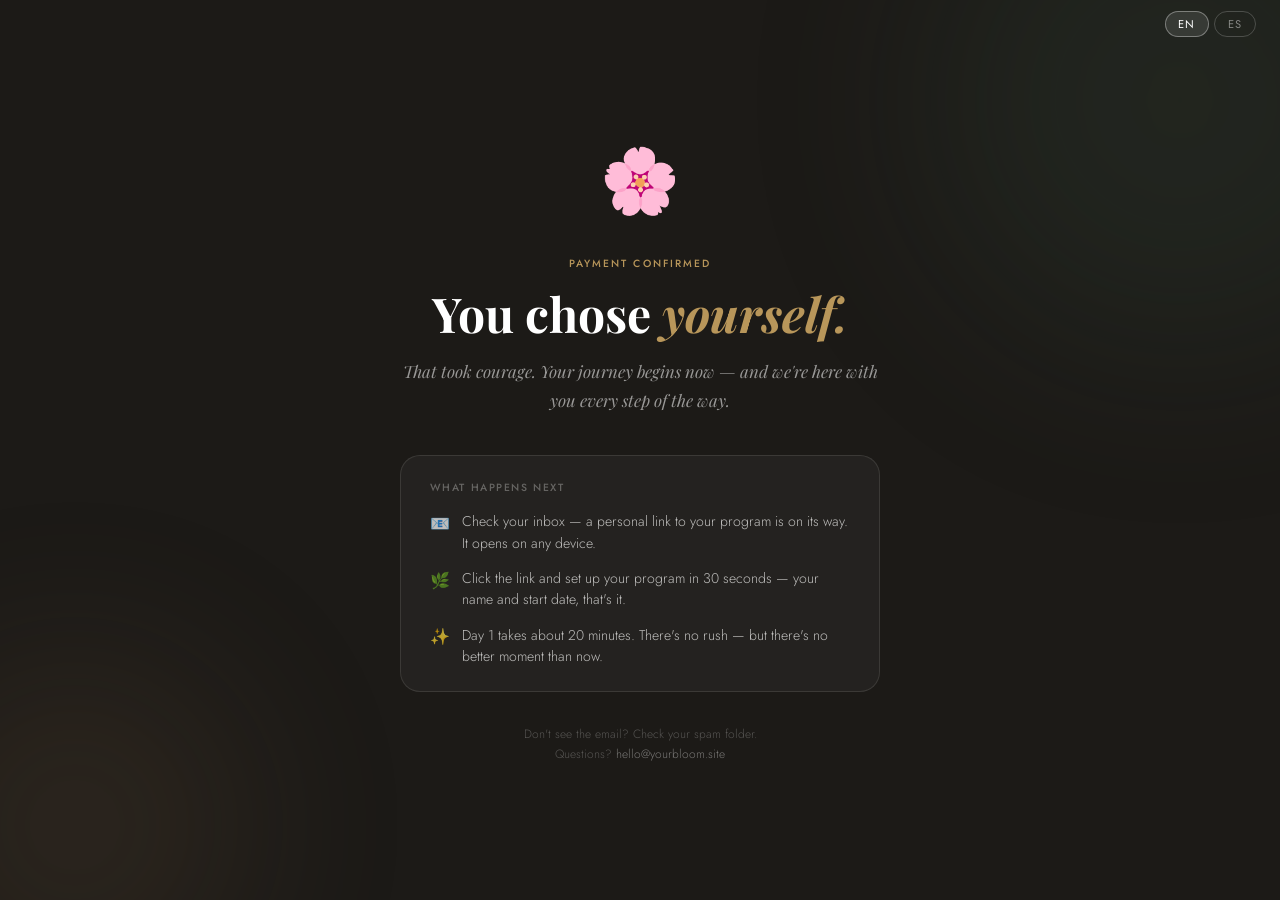
<file: thankyou.html>
<!DOCTYPE html>
<html lang="en">
<head>
<meta charset="UTF-8">
<meta name="viewport" content="width=device-width, initial-scale=1.0">
<title>Welcome · Bloom From Within</title>
<link rel="icon" type="image/svg+xml" href="/favicon.svg">
<link href="https://fonts.googleapis.com/css2?family=Playfair+Display:ital,wght@0,400;0,700;1,400&family=Jost:wght@300;400;500&display=swap" rel="stylesheet">
<link rel="icon" type="image/svg+xml" href="img/favicon.svg">
<link rel="icon" type="image/png" href="img/favicon.png">
<style>
:root {
  --dark: #1c1a17; --green: #3d5a47; --gold: #b8965a;
  --serif: 'Playfair Display', Georgia, serif;
  --sans: 'Jost', system-ui, sans-serif;
}
* { box-sizing: border-box; margin: 0; padding: 0; }
body {
  background: var(--dark); color: white;
  font-family: var(--sans); font-weight: 300;
  min-height: 100svh; display: flex; flex-direction: column;
  align-items: center; justify-content: center;
  padding: 3rem 1.5rem; position: relative; overflow: hidden;
}
body::before {
  content: ''; position: fixed;
  width: 500px; height: 500px; background: var(--green);
  border-radius: 50%; filter: blur(100px);
  top: -150px; right: -150px; opacity: 0.18; pointer-events: none;
}
body::after {
  content: ''; position: fixed;
  width: 350px; height: 350px; background: #8b6b4a;
  border-radius: 50%; filter: blur(90px);
  bottom: -100px; left: -100px; opacity: 0.14; pointer-events: none;
}
.lang-bar {
  position: fixed; top: 0; left: 0; right: 0;
  display: flex; justify-content: flex-end;
  padding: 0.7rem 1.5rem; z-index: 10; gap: 0.3rem;
}
.lang-btn {
  background: none; border: 1px solid rgba(255,255,255,0.2);
  color: rgba(255,255,255,0.45); border-radius: 20px;
  padding: 0.25rem 0.8rem; font-family: var(--sans);
  font-size: 0.7rem; letter-spacing: 0.1em; cursor: pointer; transition: all 0.2s;
}
.lang-btn.active { background: rgba(255,255,255,0.1); color: white; border-color: rgba(255,255,255,0.35); }
.card {
  max-width: 480px; width: 100%; text-align: center;
  animation: fadeUp 0.9s ease forwards; opacity: 0;
}
@keyframes fadeUp {
  from { opacity: 0; transform: translateY(24px); }
  to   { opacity: 1; transform: translateY(0); }
}
.bloom-icon { font-size: 4rem; display: block; margin-bottom: 1.8rem; animation: pulse 3s ease infinite; }
@keyframes pulse { 0%,100% { transform: scale(1); } 50% { transform: scale(1.07); } }
.eyebrow {
  font-size: 0.65rem; font-weight: 500; letter-spacing: 0.2em;
  text-transform: uppercase; color: var(--gold); margin-bottom: 0.9rem;
}
h1 { font-family: var(--serif); font-size: clamp(2rem, 6vw, 3rem); font-weight: 700; line-height: 1.15; margin-bottom: 1rem; }
h1 em { font-style: italic; color: var(--gold); }
.message {
  font-family: var(--serif); font-style: italic;
  font-size: 1.05rem; color: rgba(255,255,255,0.55);
  line-height: 1.75; margin-bottom: 2.5rem;
}
.check-block {
  background: rgba(255,255,255,0.04); border: 1px solid rgba(255,255,255,0.1);
  border-radius: 20px; padding: 1.5rem 1.8rem; margin-bottom: 2rem; text-align: left;
}
.check-title {
  font-size: 0.65rem; font-weight: 500; letter-spacing: 0.15em;
  text-transform: uppercase; color: rgba(255,255,255,0.3); margin-bottom: 1rem;
}
.check-item {
  display: flex; align-items: flex-start; gap: 0.75rem;
  margin-bottom: 0.9rem; font-size: 0.88rem; color: rgba(255,255,255,0.7); line-height: 1.5;
}
.check-item:last-child { margin-bottom: 0; }
.check-icon { font-size: 1rem; flex-shrink: 0; margin-top: 0.05rem; }
.note { font-size: 0.75rem; color: rgba(255,255,255,0.25); line-height: 1.7; }
.note a { color: rgba(255,255,255,0.4); text-decoration: none; }
#confetti { position: fixed; inset: 0; pointer-events: none; z-index: 999; }
.cp { position: absolute; width: 8px; height: 8px; border-radius: 2px; animation: fall 1.5s ease-in forwards; }
@keyframes fall {
  0%   { transform: translateY(-20px) rotate(0deg); opacity: 1; }
  100% { transform: translateY(105vh) rotate(720deg); opacity: 0; }
}
</style>
</head>
<body>
<div class="lang-bar">
  <button class="lang-btn active" id="btn-en" onclick="setLang('en')">EN</button>
  <button class="lang-btn" id="btn-es" onclick="setLang('es')">ES</button>
</div>
<div id="confetti"></div>
<div class="card">
  <span class="bloom-icon">🌸</span>
  <p class="eyebrow" id="eyebrow">Payment confirmed</p>
  <h1 id="heading">You chose <em>yourself.</em></h1>
  <p class="message" id="message">That took courage. Your journey begins now — and we're here with you every step of the way.</p>
  <div class="check-block">
    <div class="check-title" id="check-title">WHAT HAPPENS NEXT</div>
    <div class="check-item"><span class="check-icon">📧</span><span id="step1">Check your inbox — a personal link to your program is on its way. It opens on any device.</span></div>
    <div class="check-item"><span class="check-icon">🌿</span><span id="step2">Click the link and set up your program in 30 seconds — your name and start date, that's it.</span></div>
    <div class="check-item"><span class="check-icon">✨</span><span id="step3">Day 1 takes about 20 minutes. There's no rush — but there's no better moment than now.</span></div>
  </div>
  <p class="note" id="note">Don't see the email? Check your spam folder.<br>Questions? <a href="mailto:hello@yourbloom.site">hello@yourbloom.site</a></p>
</div>
<script>
var TEXT = {
  en: {
    eyebrow: "Payment confirmed", heading: "You chose <em>yourself.</em>",
    message: "That took courage. Your journey begins now — and we're here with you every step of the way.",
    check_title: "WHAT HAPPENS NEXT",
    step1: "Check your inbox — a personal link to your program is on its way. It opens on any device.",
    step2: "Click the link and set up your program in 30 seconds — your name and start date, that's it.",
    step3: "Day 1 takes about 20 minutes. There's no rush — but there's no better moment than now.",
    note: "Don't see the email? Check your spam folder.<br>Questions? <a href='mailto:hello@yourbloom.site'>hello@yourbloom.site</a>"
  },
  es: {
    eyebrow: "Pago confirmado", heading: "Te elegiste <em>a ti misma.</em>",
    message: "Eso requirió valentía. Tu camino comienza ahora — y estamos contigo en cada paso.",
    check_title: "QUÉ PASA AHORA",
    step1: "Revisa tu bandeja de entrada — un enlace personal a tu programa está en camino. Se abre en cualquier dispositivo.",
    step2: "Haz clic en el enlace y configura tu programa en 30 segundos — tu nombre y fecha de inicio, eso es todo.",
    step3: "El Día 1 toma unos 20 minutos. No hay prisa — pero no hay mejor momento que ahora.",
    note: "¿No ves el email? Revisa tu carpeta de spam.<br>¿Preguntas? <a href='mailto:hello@yourbloom.site'>hello@yourbloom.site</a>"
  }
};
function setLang(l) {
  var t = TEXT[l];
  document.getElementById('btn-en').classList.toggle('active', l==='en');
  document.getElementById('btn-es').classList.toggle('active', l==='es');
  document.getElementById('eyebrow').textContent     = t.eyebrow;
  document.getElementById('heading').innerHTML       = t.heading;
  document.getElementById('message').textContent     = t.message;
  document.getElementById('check-title').textContent = t.check_title;
  document.getElementById('step1').textContent       = t.step1;
  document.getElementById('step2').textContent       = t.step2;
  document.getElementById('step3').textContent       = t.step3;
  document.getElementById('note').innerHTML          = t.note;
}
function launchConfetti() {
  var colors = ['#b8965a','#5a7d62','#4a6ec2','#c2566a','#f0e8de','#ffffff'];
  var c = document.getElementById('confetti');
  for (var i = 0; i < 80; i++) {
    var p = document.createElement('div'); p.className = 'cp';
    p.style.left = (Math.random()*100)+'vw';
    p.style.background = colors[Math.floor(Math.random()*colors.length)];
    p.style.animationDelay = Math.random()+'s';
    p.style.animationDuration = (1+Math.random())+'s';
    p.style.width = (5+Math.random()*8)+'px'; p.style.height = p.style.width;
    p.style.borderRadius = Math.random()>0.5?'50%':'3px';
    c.appendChild(p);
  }
  setTimeout(function(){ c.innerHTML=''; }, 3000);
}
setTimeout(launchConfetti, 400);
</script>
</body>
</html>
</file>
